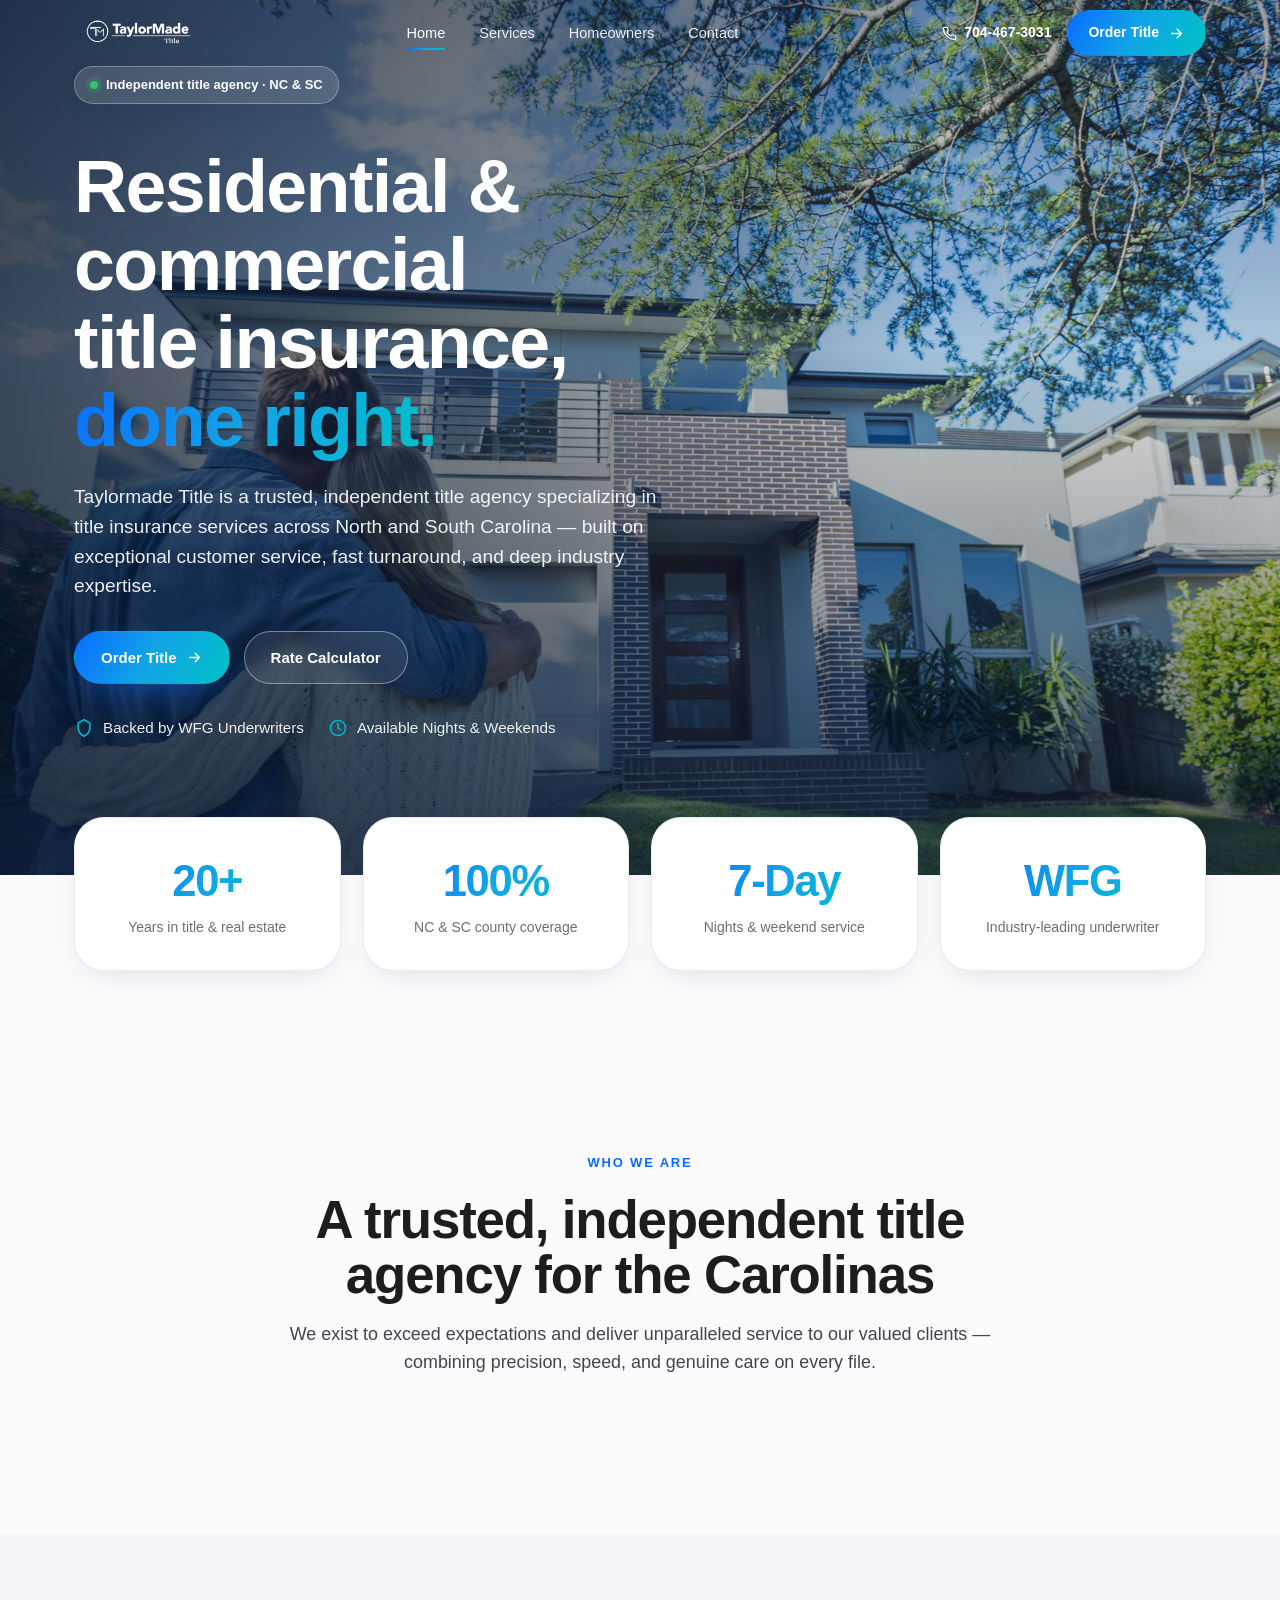
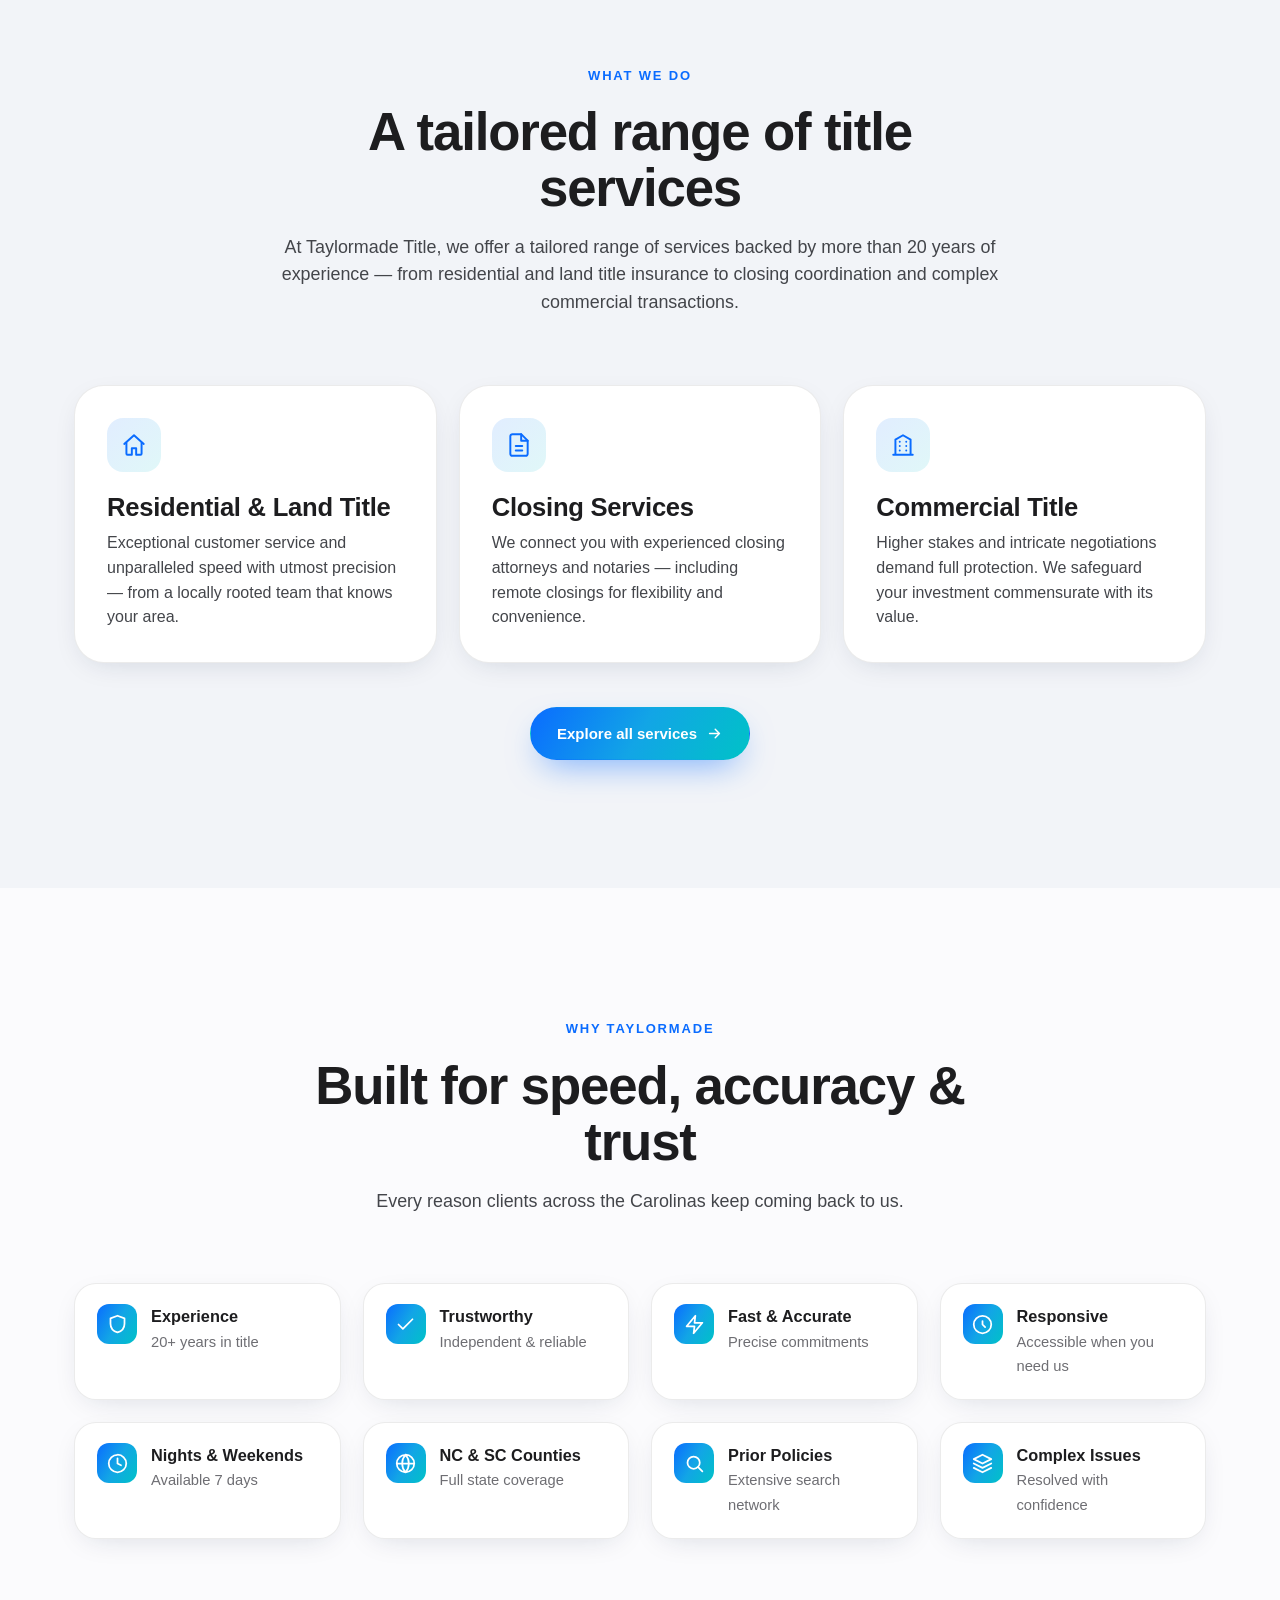
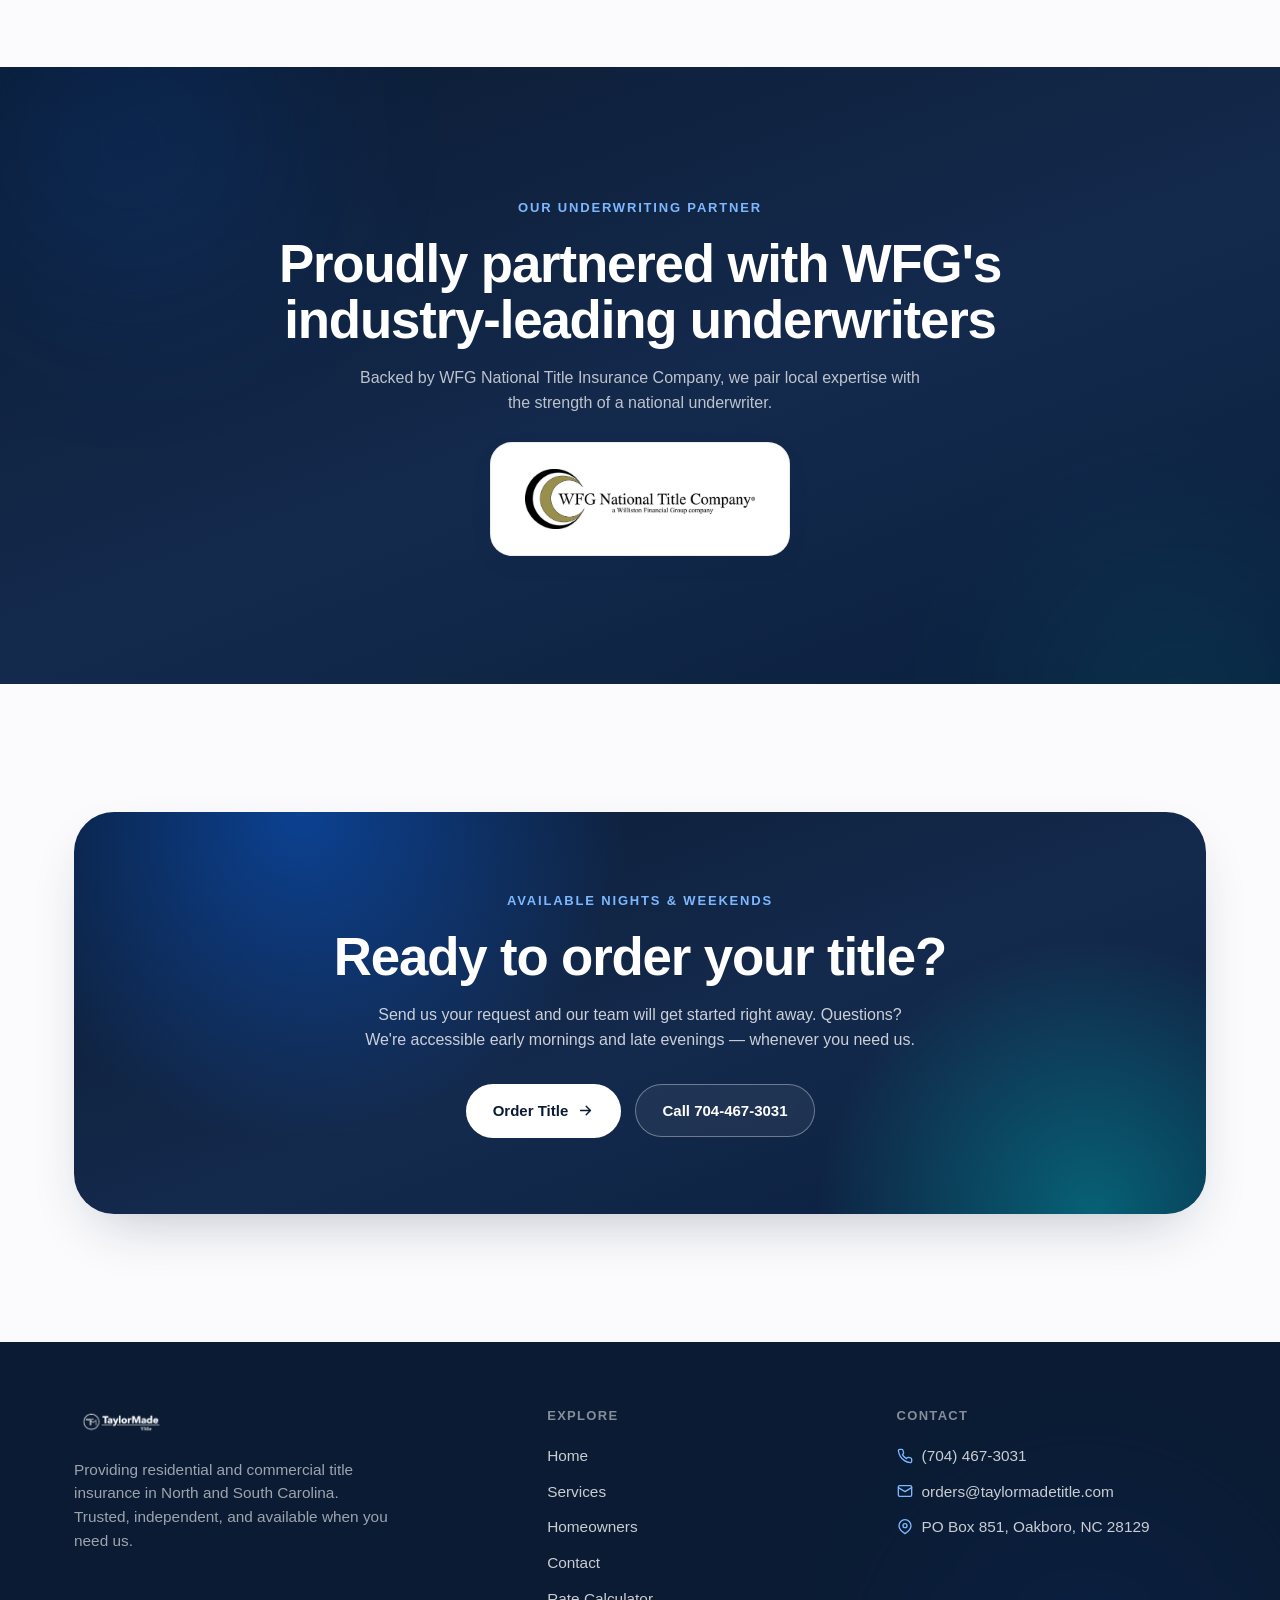
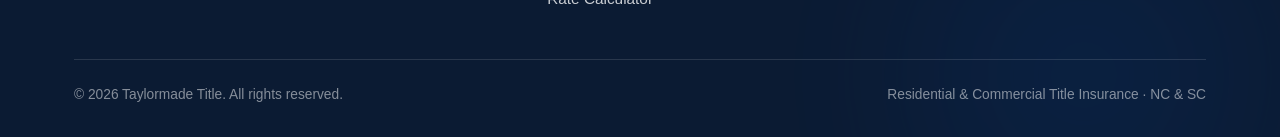
<file: index.html>
<!DOCTYPE html>
<html lang="en">
<head>
<meta charset="UTF-8" />
<meta name="viewport" content="width=device-width, initial-scale=1.0" />
<title>Taylormade Title — Residential &amp; Commercial Title Insurance in NC &amp; SC</title>
<meta name="description" content="Taylormade Title is a trusted, independent title agency providing residential and commercial title insurance across North and South Carolina. Fast, accurate, and available nights and weekends." />
<link rel="preconnect" href="https://rates.wfgnationaltitle.com" />
<link rel="icon" href="assets/img/logo.png" />
<link rel="stylesheet" href="assets/css/style.css" />
</head>
<body>

<!-- NAV -->
<header class="nav">
  <div class="nav__inner">
    <a href="index.html" class="nav__logo" aria-label="Taylormade Title home">
      <img class="logo-dark" src="assets/img/logo-trans.png" alt="Taylormade Title" />
      <img class="logo-light" src="assets/img/logo-white.png" alt="Taylormade Title" />
    </a>
    <nav class="nav__links">
      <a href="index.html" class="active">Home</a>
      <a href="services.html">Services</a>
      <a href="homeowners.html">Homeowners</a>
      <a href="contact.html">Contact</a>
    </nav>
    <div class="nav__cta">
      <a href="tel:7044673031" class="nav__phone">
        <svg viewBox="0 0 24 24" fill="none" stroke="currentColor" stroke-width="2" stroke-linecap="round" stroke-linejoin="round"><path d="M22 16.92v3a2 2 0 0 1-2.18 2 19.79 19.79 0 0 1-8.63-3.07 19.5 19.5 0 0 1-6-6 19.79 19.79 0 0 1-3.07-8.67A2 2 0 0 1 4.11 2h3a2 2 0 0 1 2 1.72 12.84 12.84 0 0 0 .7 2.81 2 2 0 0 1-.45 2.11L8.09 9.91a16 16 0 0 0 6 6l1.27-1.27a2 2 0 0 1 2.11-.45 12.84 12.84 0 0 0 2.81.7A2 2 0 0 1 22 16.92z"/></svg>
        704-467-3031
      </a>
      <a href="mailto:orders@taylormadetitle.com?subject=New Title Request Taylormade Title" class="btn btn--primary btn--sm">
        Order Title
        <svg viewBox="0 0 24 24" fill="none" stroke="currentColor" stroke-width="2" stroke-linecap="round" stroke-linejoin="round"><path d="M5 12h14M13 6l6 6-6 6"/></svg>
      </a>
      <button class="nav__burger" aria-label="Menu"><span></span><span></span><span></span></button>
    </div>
  </div>
</header>

<div class="mobile-menu">
  <a href="index.html">Home</a>
  <a href="services.html">Services</a>
  <a href="homeowners.html">Homeowners</a>
  <a href="contact.html">Contact</a>
  <a href="tel:7044673031">Call 704-467-3031</a>
  <a href="mailto:orders@taylormadetitle.com?subject=New Title Request Taylormade Title" class="btn btn--primary">Order Title</a>
</div>

<!-- HERO -->
<section class="hero hero--home" id="top">
  <div class="hero__bg"><img src="assets/img/hero-house.jpg" alt="Couple standing in front of their new home" fetchpriority="high" /></div>
  <div class="wrap">
    <div class="hero__content" data-reveal>
      <span class="hero__badge"><span class="dot"></span>Independent title agency · NC &amp; SC</span>
      <h1>Residential &amp; commercial title insurance, <span class="text-grad">done right.</span></h1>
      <p class="hero__sub">Taylormade Title is a trusted, independent title agency specializing in title insurance services across North and South Carolina — built on exceptional customer service, fast turnaround, and deep industry expertise.</p>
      <div class="hero__actions">
        <a href="mailto:orders@taylormadetitle.com?subject=New Title Request Taylormade Title" class="btn btn--primary">
          Order Title
          <svg viewBox="0 0 24 24" fill="none" stroke="currentColor" stroke-width="2" stroke-linecap="round" stroke-linejoin="round"><path d="M5 12h14M13 6l6 6-6 6"/></svg>
        </a>
        <a href="https://rates.wfgnationaltitle.com/" target="_blank" rel="noopener" class="btn btn--ghost">Rate Calculator</a>
      </div>
      <div class="hero-badges">
        <span><svg viewBox="0 0 24 24" fill="none" stroke="currentColor" stroke-width="2" stroke-linecap="round" stroke-linejoin="round"><path d="M12 2l7 4v6c0 5-3.5 8-7 10-3.5-2-7-5-7-10V6l7-4z"/></svg> Backed by WFG Underwriters</span>
        <span><svg viewBox="0 0 24 24" fill="none" stroke="currentColor" stroke-width="2" stroke-linecap="round" stroke-linejoin="round"><circle cx="12" cy="12" r="9"/><path d="M12 7v5l3 2"/></svg> Available Nights &amp; Weekends</span>
      </div>
    </div>
  </div>
</section>

<!-- TRUST STATS -->
<section class="section section--tight stats-float">
  <div class="wrap">
    <div class="stats">
      <div class="stat-card" data-reveal><b class="text-grad">20+</b><span>Years in title &amp; real estate</span></div>
      <div class="stat-card d1" data-reveal><b class="text-grad">100%</b><span>NC &amp; SC county coverage</span></div>
      <div class="stat-card d2" data-reveal><b class="text-grad">7-Day</b><span>Nights &amp; weekend service</span></div>
      <div class="stat-card d3" data-reveal><b class="text-grad">WFG</b><span>Industry-leading underwriter</span></div>
    </div>
  </div>
</section>

<!-- INTRO / MISSION -->
<section class="section section--tight">
  <div class="wrap">
    <div class="section-head" data-reveal>
      <span class="eyebrow">Who we are</span>
      <h2>A trusted, independent title agency for the Carolinas</h2>
      <p>We exist to exceed expectations and deliver unparalleled service to our valued clients — combining precision, speed, and genuine care on every file.</p>
    </div>
  </div>
</section>

<!-- SERVICES PREVIEW -->
<section class="section" style="background:var(--bg-2);">
  <div class="wrap">
    <div class="section-head" data-reveal>
      <span class="eyebrow">What we do</span>
      <h2>A tailored range of title services</h2>
      <p>At Taylormade Title, we offer a tailored range of services backed by more than 20 years of experience — from residential and land title insurance to closing coordination and complex commercial transactions.</p>
    </div>
    <div class="grid grid-3">
      <a href="services.html" class="card" data-reveal>
        <div class="card__ico"><svg viewBox="0 0 24 24" fill="none" stroke="currentColor" stroke-width="1.8" stroke-linecap="round" stroke-linejoin="round"><path d="m3 11 9-8 9 8"/><path d="M5 10v10a1 1 0 0 0 1 1h4v-6h4v6h4a1 1 0 0 0 1-1V10"/></svg></div>
        <h3>Residential &amp; Land Title</h3>
        <p>Exceptional customer service and unparalleled speed with utmost precision — from a locally rooted team that knows your area.</p>
      </a>
      <a href="services.html" class="card d1" data-reveal>
        <div class="card__ico"><svg viewBox="0 0 24 24" fill="none" stroke="currentColor" stroke-width="1.8" stroke-linecap="round" stroke-linejoin="round"><path d="M14 2H6a2 2 0 0 0-2 2v16a2 2 0 0 0 2 2h12a2 2 0 0 0 2-2V8z"/><path d="M14 2v6h6M9 13h6M9 17h6"/></svg></div>
        <h3>Closing Services</h3>
        <p>We connect you with experienced closing attorneys and notaries — including remote closings for flexibility and convenience.</p>
      </a>
      <a href="services.html" class="card d2" data-reveal>
        <div class="card__ico"><svg viewBox="0 0 24 24" fill="none" stroke="currentColor" stroke-width="1.8" stroke-linecap="round" stroke-linejoin="round"><path d="M3 21h18M5 21V7l7-4 7 4v14M9 9h.01M15 9h.01M9 13h.01M15 13h.01M9 17h.01M15 17h.01"/></svg></div>
        <h3>Commercial Title</h3>
        <p>Higher stakes and intricate negotiations demand full protection. We safeguard your investment commensurate with its value.</p>
      </a>
    </div>
    <div style="text-align:center;margin-top:44px;" data-reveal>
      <a href="services.html" class="btn btn--primary">Explore all services
        <svg viewBox="0 0 24 24" fill="none" stroke="currentColor" stroke-width="2" stroke-linecap="round" stroke-linejoin="round"><path d="M5 12h14M13 6l6 6-6 6"/></svg>
      </a>
    </div>
  </div>
</section>

<!-- WHY CHOOSE -->
<section class="section">
  <div class="wrap">
    <div class="section-head" data-reveal>
      <span class="eyebrow">Why Taylormade</span>
      <h2>Built for speed, accuracy &amp; trust</h2>
      <p>Every reason clients across the Carolinas keep coming back to us.</p>
    </div>
    <div class="grid grid-4">
      <div class="feature" data-reveal>
        <div class="feature__ico"><svg viewBox="0 0 24 24" fill="none" stroke="currentColor" stroke-width="2" stroke-linecap="round" stroke-linejoin="round"><path d="M12 2 4 5v6c0 5 3.4 8.6 8 10 4.6-1.4 8-5 8-10V5l-8-3z"/></svg></div>
        <div><b>Experience</b><span>20+ years in title</span></div>
      </div>
      <div class="feature d1" data-reveal>
        <div class="feature__ico"><svg viewBox="0 0 24 24" fill="none" stroke="currentColor" stroke-width="2" stroke-linecap="round" stroke-linejoin="round"><path d="M20 6 9 17l-5-5"/></svg></div>
        <div><b>Trustworthy</b><span>Independent &amp; reliable</span></div>
      </div>
      <div class="feature d2" data-reveal>
        <div class="feature__ico"><svg viewBox="0 0 24 24" fill="none" stroke="currentColor" stroke-width="2" stroke-linecap="round" stroke-linejoin="round"><path d="M13 2 3 14h9l-1 8 10-12h-9l1-8z"/></svg></div>
        <div><b>Fast &amp; Accurate</b><span>Precise commitments</span></div>
      </div>
      <div class="feature d3" data-reveal>
        <div class="feature__ico"><svg viewBox="0 0 24 24" fill="none" stroke="currentColor" stroke-width="2" stroke-linecap="round" stroke-linejoin="round"><path d="M12 8v4l3 3M12 22a10 10 0 1 0 0-20 10 10 0 0 0 0 20z"/></svg></div>
        <div><b>Responsive</b><span>Accessible when you need us</span></div>
      </div>
      <div class="feature" data-reveal>
        <div class="feature__ico"><svg viewBox="0 0 24 24" fill="none" stroke="currentColor" stroke-width="2" stroke-linecap="round" stroke-linejoin="round"><path d="M12 2a10 10 0 1 0 0 20 10 10 0 0 0 0-20zM12 6v6l4 2"/></svg></div>
        <div><b>Nights &amp; Weekends</b><span>Available 7 days</span></div>
      </div>
      <div class="feature d1" data-reveal>
        <div class="feature__ico"><svg viewBox="0 0 24 24" fill="none" stroke="currentColor" stroke-width="2" stroke-linecap="round" stroke-linejoin="round"><path d="M12 2a10 10 0 1 0 0 20 10 10 0 0 0 0-20zM2 12h20M12 2a15 15 0 0 1 0 20 15 15 0 0 1 0-20z"/></svg></div>
        <div><b>NC &amp; SC Counties</b><span>Full state coverage</span></div>
      </div>
      <div class="feature d2" data-reveal>
        <div class="feature__ico"><svg viewBox="0 0 24 24" fill="none" stroke="currentColor" stroke-width="2" stroke-linecap="round" stroke-linejoin="round"><circle cx="11" cy="11" r="7"/><path d="m21 21-4.3-4.3"/></svg></div>
        <div><b>Prior Policies</b><span>Extensive search network</span></div>
      </div>
      <div class="feature d3" data-reveal>
        <div class="feature__ico"><svg viewBox="0 0 24 24" fill="none" stroke="currentColor" stroke-width="2" stroke-linecap="round" stroke-linejoin="round"><path d="M12 2 2 7l10 5 10-5-10-5zM2 17l10 5 10-5M2 12l10 5 10-5"/></svg></div>
        <div><b>Complex Issues</b><span>Resolved with confidence</span></div>
      </div>
    </div>
  </div>
</section>

<!-- WFG PARTNER -->
<section class="section band">
  <div class="blob blob--a" style="top:-30%;left:-10%;opacity:.3;"></div>
  <div class="blob blob--b" style="bottom:-40%;right:-10%;opacity:.3;"></div>
  <div class="wrap">
    <div class="partner" data-reveal>
      <span class="eyebrow eyebrow--light">Our underwriting partner</span>
      <h2>Proudly partnered with WFG's<br>industry-leading underwriters</h2>
      <p style="max-width:560px;margin:18px auto 0;">Backed by WFG National Title Insurance Company, we pair local expertise with the strength of a national underwriter.</p>
      <div class="partner__logo"><img src="assets/img/wfg.jpg" alt="WFG National Title Insurance Company" /></div>
    </div>
  </div>
</section>

<!-- CTA -->
<section class="section">
  <div class="wrap">
    <div class="cta-card" data-reveal>
      <span class="eyebrow eyebrow--light">Available nights &amp; weekends</span>
      <h2>Ready to order your title?</h2>
      <p>Send us your request and our team will get started right away. Questions? We're accessible early mornings and late evenings — whenever you need us.</p>
      <div class="cta-actions">
        <a href="mailto:orders@taylormadetitle.com?subject=New Title Request Taylormade Title" class="btn btn--light">
          Order Title
          <svg viewBox="0 0 24 24" fill="none" stroke="currentColor" stroke-width="2" stroke-linecap="round" stroke-linejoin="round"><path d="M5 12h14M13 6l6 6-6 6"/></svg>
        </a>
        <a href="tel:7044673031" class="btn btn--outline-light">Call 704-467-3031</a>
      </div>
    </div>
  </div>
</section>

<!-- FOOTER -->
<footer class="footer">
  <div class="blob blob--a" style="bottom:-50%;right:-5%;opacity:.18;"></div>
  <div class="wrap">
    <div class="footer__grid">
      <div>
        <div class="footer__logo"><img src="assets/img/logo-white.png" alt="Taylormade Title" /></div>
        <p>Providing residential and commercial title insurance in North and South Carolina. Trusted, independent, and available when you need us.</p>
      </div>
      <div>
        <h4>Explore</h4>
        <div class="footer__links">
          <a href="index.html">Home</a>
          <a href="services.html">Services</a>
          <a href="homeowners.html">Homeowners</a>
          <a href="contact.html">Contact</a>
          <a href="https://rates.wfgnationaltitle.com/" target="_blank" rel="noopener">Rate Calculator</a>
        </div>
      </div>
      <div>
        <h4>Contact</h4>
        <div class="footer__contact">
          <a href="tel:7044673031"><svg viewBox="0 0 24 24" fill="none" stroke="currentColor" stroke-width="2" stroke-linecap="round" stroke-linejoin="round"><path d="M22 16.92v3a2 2 0 0 1-2.18 2 19.79 19.79 0 0 1-8.63-3.07 19.5 19.5 0 0 1-6-6 19.79 19.79 0 0 1-3.07-8.67A2 2 0 0 1 4.11 2h3a2 2 0 0 1 2 1.72 12.84 12.84 0 0 0 .7 2.81 2 2 0 0 1-.45 2.11L8.09 9.91a16 16 0 0 0 6 6l1.27-1.27a2 2 0 0 1 2.11-.45 12.84 12.84 0 0 0 2.81.7A2 2 0 0 1 22 16.92z"/></svg>(704) 467-3031</a>
          <a href="mailto:orders@taylormadetitle.com"><svg viewBox="0 0 24 24" fill="none" stroke="currentColor" stroke-width="2" stroke-linecap="round" stroke-linejoin="round"><rect x="2" y="4" width="20" height="16" rx="2"/><path d="m22 7-10 6L2 7"/></svg>orders@taylormadetitle.com</a>
          <span><svg viewBox="0 0 24 24" fill="none" stroke="currentColor" stroke-width="2" stroke-linecap="round" stroke-linejoin="round"><path d="M21 10c0 6-9 12-9 12s-9-6-9-12a9 9 0 0 1 18 0z"/><circle cx="12" cy="10" r="3"/></svg>PO Box 851, Oakboro, NC 28129</span>
        </div>
      </div>
    </div>
    <div class="footer__bottom">
      <span>© <span id="year">2026</span> Taylormade Title. All rights reserved.</span>
      <span>Residential &amp; Commercial Title Insurance · NC &amp; SC</span>
    </div>
  </div>
</footer>

<script src="assets/js/main.js"></script>
</body>
</html>
</file>
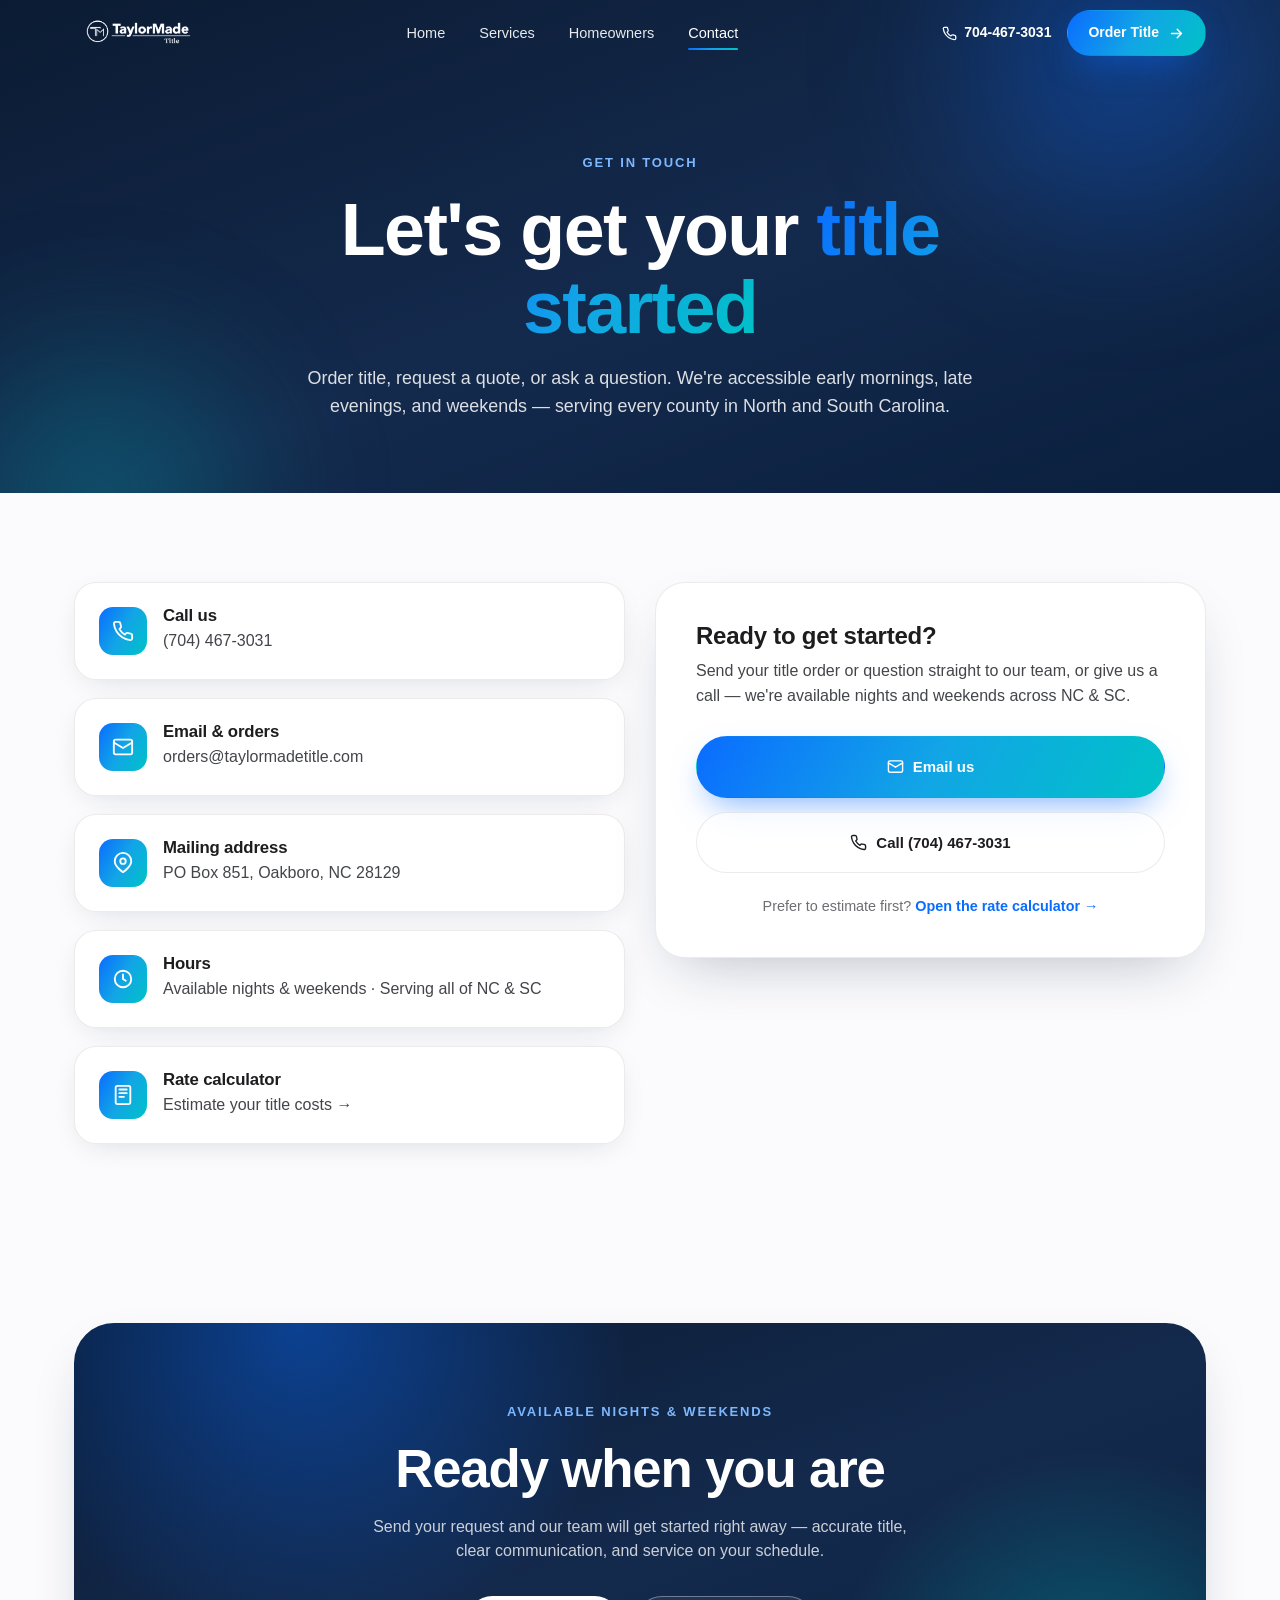
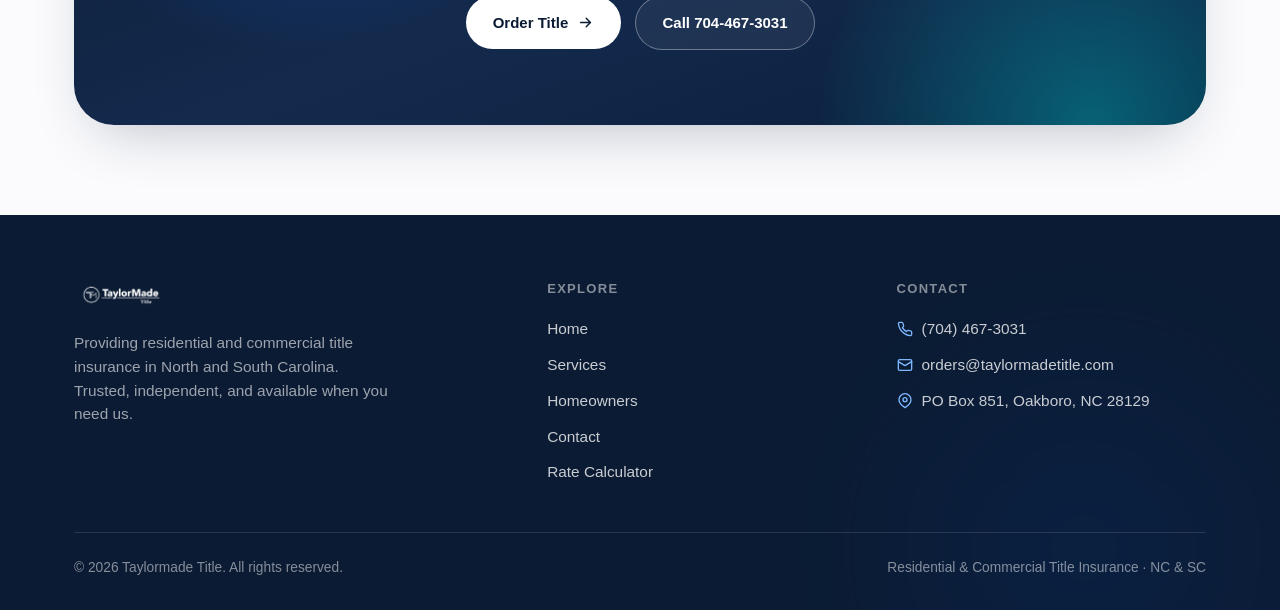
<file: contact.html>
<!DOCTYPE html>
<html lang="en">
<head>
<meta charset="UTF-8" />
<meta name="viewport" content="width=device-width, initial-scale=1.0" />
<title>Contact — Taylormade Title | Order Title in NC &amp; SC</title>
<meta name="description" content="Contact Taylormade Title to order title or ask a question. Available nights and weekends across North and South Carolina. Call (704) 467-3031 or email orders@taylormadetitle.com." />
<link rel="icon" href="assets/img/logo.png" />
<link rel="stylesheet" href="assets/css/style.css" />
</head>
<body>

<!-- NAV -->
<header class="nav">
  <div class="nav__inner">
    <a href="index.html" class="nav__logo" aria-label="Taylormade Title home">
      <img class="logo-dark" src="assets/img/logo-trans.png" alt="Taylormade Title" />
      <img class="logo-light" src="assets/img/logo-white.png" alt="Taylormade Title" />
    </a>
    <nav class="nav__links">
      <a href="index.html">Home</a>
      <a href="services.html">Services</a>
      <a href="homeowners.html">Homeowners</a>
      <a href="contact.html" class="active">Contact</a>
    </nav>
    <div class="nav__cta">
      <a href="tel:7044673031" class="nav__phone">
        <svg viewBox="0 0 24 24" fill="none" stroke="currentColor" stroke-width="2" stroke-linecap="round" stroke-linejoin="round"><path d="M22 16.92v3a2 2 0 0 1-2.18 2 19.79 19.79 0 0 1-8.63-3.07 19.5 19.5 0 0 1-6-6 19.79 19.79 0 0 1-3.07-8.67A2 2 0 0 1 4.11 2h3a2 2 0 0 1 2 1.72 12.84 12.84 0 0 0 .7 2.81 2 2 0 0 1-.45 2.11L8.09 9.91a16 16 0 0 0 6 6l1.27-1.27a2 2 0 0 1 2.11-.45 12.84 12.84 0 0 0 2.81.7A2 2 0 0 1 22 16.92z"/></svg>
        704-467-3031
      </a>
      <a href="mailto:orders@taylormadetitle.com?subject=New Title Request Taylormade Title" class="btn btn--primary btn--sm">
        Order Title
        <svg viewBox="0 0 24 24" fill="none" stroke="currentColor" stroke-width="2" stroke-linecap="round" stroke-linejoin="round"><path d="M5 12h14M13 6l6 6-6 6"/></svg>
      </a>
      <button class="nav__burger" aria-label="Menu"><span></span><span></span><span></span></button>
    </div>
  </div>
</header>

<div class="mobile-menu">
  <a href="index.html">Home</a>
  <a href="services.html">Services</a>
  <a href="homeowners.html">Homeowners</a>
  <a href="contact.html">Contact</a>
  <a href="tel:7044673031">Call 704-467-3031</a>
  <a href="mailto:orders@taylormadetitle.com?subject=New Title Request Taylormade Title" class="btn btn--primary">Order Title</a>
</div>

<!-- PAGE HERO -->
<section class="subhero">
  <div class="wrap">
    <div class="section-head" data-reveal>
      <span class="eyebrow">Get in touch</span>
      <h1>Let's get your <span class="text-grad">title started</span></h1>
      <p>Order title, request a quote, or ask a question. We're accessible early mornings, late evenings, and weekends — serving every county in North and South Carolina.</p>
    </div>
  </div>
</section>

<!-- CONTACT -->
<section class="section section--tight">
  <div class="wrap">
    <div class="contact-grid">

      <!-- Left: contact cards -->
      <div class="contact-cards">
        <div class="contact-card" data-reveal>
          <div class="ci"><svg viewBox="0 0 24 24" fill="none" stroke="currentColor" stroke-width="2" stroke-linecap="round" stroke-linejoin="round"><path d="M22 16.92v3a2 2 0 0 1-2.18 2 19.79 19.79 0 0 1-8.63-3.07 19.5 19.5 0 0 1-6-6 19.79 19.79 0 0 1-3.07-8.67A2 2 0 0 1 4.11 2h3a2 2 0 0 1 2 1.72 12.84 12.84 0 0 0 .7 2.81 2 2 0 0 1-.45 2.11L8.09 9.91a16 16 0 0 0 6 6l1.27-1.27a2 2 0 0 1 2.11-.45 12.84 12.84 0 0 0 2.81.7A2 2 0 0 1 22 16.92z"/></svg></div>
          <div><h3>Call us</h3><a href="tel:7044673031">(704) 467-3031</a></div>
        </div>
        <div class="contact-card d1" data-reveal>
          <div class="ci"><svg viewBox="0 0 24 24" fill="none" stroke="currentColor" stroke-width="2" stroke-linecap="round" stroke-linejoin="round"><rect x="2" y="4" width="20" height="16" rx="2"/><path d="m22 7-10 6L2 7"/></svg></div>
          <div><h3>Email &amp; orders</h3><a href="mailto:orders@taylormadetitle.com">orders@taylormadetitle.com</a></div>
        </div>
        <div class="contact-card d2" data-reveal>
          <div class="ci"><svg viewBox="0 0 24 24" fill="none" stroke="currentColor" stroke-width="2" stroke-linecap="round" stroke-linejoin="round"><path d="M21 10c0 6-9 12-9 12s-9-6-9-12a9 9 0 0 1 18 0z"/><circle cx="12" cy="10" r="3"/></svg></div>
          <div><h3>Mailing address</h3><p>PO Box 851, Oakboro, NC 28129</p></div>
        </div>
        <div class="contact-card d3" data-reveal>
          <div class="ci"><svg viewBox="0 0 24 24" fill="none" stroke="currentColor" stroke-width="2" stroke-linecap="round" stroke-linejoin="round"><circle cx="12" cy="12" r="9"/><path d="M12 7v5l3 2"/></svg></div>
          <div><h3>Hours</h3><p>Available nights &amp; weekends · Serving all of NC &amp; SC</p></div>
        </div>
        <div class="contact-card" data-reveal>
          <div class="ci"><svg viewBox="0 0 24 24" fill="none" stroke="currentColor" stroke-width="2" stroke-linecap="round" stroke-linejoin="round"><rect x="4" y="2" width="16" height="20" rx="2"/><path d="M8 6h8M8 10h8M8 14h5"/></svg></div>
          <div><h3>Rate calculator</h3><a href="https://rates.wfgnationaltitle.com/" target="_blank" rel="noopener">Estimate your title costs →</a></div>
        </div>
      </div>

      <!-- Right: quick actions -->
      <div class="form-card" data-reveal>
        <h3 style="font-size:1.5rem;margin-bottom:10px;">Ready to get started?</h3>
        <p style="margin-bottom:28px;">Send your title order or question straight to our team, or give us a call — we're available nights and weekends across NC &amp; SC.</p>
        <div style="display:grid;gap:14px;">
          <a href="mailto:orders@taylormadetitle.com?subject=New Title Request Taylormade Title" class="btn btn--primary" style="width:100%;justify-content:center;padding:18px 26px;">
            <svg viewBox="0 0 24 24" fill="none" stroke="currentColor" stroke-width="2" stroke-linecap="round" stroke-linejoin="round"><rect x="2" y="4" width="20" height="16" rx="2"/><path d="m22 7-10 6L2 7"/></svg>
            Email us
          </a>
          <a href="tel:7044673031" class="btn btn--ghost" style="width:100%;justify-content:center;padding:18px 26px;">
            <svg viewBox="0 0 24 24" fill="none" stroke="currentColor" stroke-width="2" stroke-linecap="round" stroke-linejoin="round"><path d="M22 16.92v3a2 2 0 0 1-2.18 2 19.79 19.79 0 0 1-8.63-3.07 19.5 19.5 0 0 1-6-6 19.79 19.79 0 0 1-3.07-8.67A2 2 0 0 1 4.11 2h3a2 2 0 0 1 2 1.72 12.84 12.84 0 0 0 .7 2.81 2 2 0 0 1-.45 2.11L8.09 9.91a16 16 0 0 0 6 6l1.27-1.27a2 2 0 0 1 2.11-.45 12.84 12.84 0 0 0 2.81.7A2 2 0 0 1 22 16.92z"/></svg>
            Call (704) 467-3031
          </a>
        </div>
        <p style="font-size:.9rem;color:var(--muted);margin-top:22px;text-align:center;">Prefer to estimate first? <a href="https://rates.wfgnationaltitle.com/" target="_blank" rel="noopener" style="color:var(--brand);font-weight:600;">Open the rate calculator →</a></p>
      </div>

    </div>
  </div>
</section>

<!-- CTA -->
<section class="section section--tight">
  <div class="wrap">
    <div class="cta-card" data-reveal>
      <span class="eyebrow eyebrow--light">Available nights &amp; weekends</span>
      <h2>Ready when you are</h2>
      <p>Send your request and our team will get started right away — accurate title, clear communication, and service on your schedule.</p>
      <div class="cta-actions">
        <a href="mailto:orders@taylormadetitle.com?subject=New Title Request Taylormade Title" class="btn btn--light">
          Order Title
          <svg viewBox="0 0 24 24" fill="none" stroke="currentColor" stroke-width="2" stroke-linecap="round" stroke-linejoin="round"><path d="M5 12h14M13 6l6 6-6 6"/></svg>
        </a>
        <a href="tel:7044673031" class="btn btn--outline-light">Call 704-467-3031</a>
      </div>
    </div>
  </div>
</section>

<!-- FOOTER -->
<footer class="footer">
  <div class="blob blob--a" style="bottom:-50%;right:-5%;opacity:.18;"></div>
  <div class="wrap">
    <div class="footer__grid">
      <div>
        <div class="footer__logo"><img src="assets/img/logo-white.png" alt="Taylormade Title" /></div>
        <p>Providing residential and commercial title insurance in North and South Carolina. Trusted, independent, and available when you need us.</p>
      </div>
      <div>
        <h4>Explore</h4>
        <div class="footer__links">
          <a href="index.html">Home</a>
          <a href="services.html">Services</a>
          <a href="homeowners.html">Homeowners</a>
          <a href="contact.html">Contact</a>
          <a href="https://rates.wfgnationaltitle.com/" target="_blank" rel="noopener">Rate Calculator</a>
        </div>
      </div>
      <div>
        <h4>Contact</h4>
        <div class="footer__contact">
          <a href="tel:7044673031"><svg viewBox="0 0 24 24" fill="none" stroke="currentColor" stroke-width="2" stroke-linecap="round" stroke-linejoin="round"><path d="M22 16.92v3a2 2 0 0 1-2.18 2 19.79 19.79 0 0 1-8.63-3.07 19.5 19.5 0 0 1-6-6 19.79 19.79 0 0 1-3.07-8.67A2 2 0 0 1 4.11 2h3a2 2 0 0 1 2 1.72 12.84 12.84 0 0 0 .7 2.81 2 2 0 0 1-.45 2.11L8.09 9.91a16 16 0 0 0 6 6l1.27-1.27a2 2 0 0 1 2.11-.45 12.84 12.84 0 0 0 2.81.7A2 2 0 0 1 22 16.92z"/></svg>(704) 467-3031</a>
          <a href="mailto:orders@taylormadetitle.com"><svg viewBox="0 0 24 24" fill="none" stroke="currentColor" stroke-width="2" stroke-linecap="round" stroke-linejoin="round"><rect x="2" y="4" width="20" height="16" rx="2"/><path d="m22 7-10 6L2 7"/></svg>orders@taylormadetitle.com</a>
          <span><svg viewBox="0 0 24 24" fill="none" stroke="currentColor" stroke-width="2" stroke-linecap="round" stroke-linejoin="round"><path d="M21 10c0 6-9 12-9 12s-9-6-9-12a9 9 0 0 1 18 0z"/><circle cx="12" cy="10" r="3"/></svg>PO Box 851, Oakboro, NC 28129</span>
        </div>
      </div>
    </div>
    <div class="footer__bottom">
      <span>© <span id="year">2026</span> Taylormade Title. All rights reserved.</span>
      <span>Residential &amp; Commercial Title Insurance · NC &amp; SC</span>
    </div>
  </div>
</footer>

<script src="assets/js/main.js"></script>
</body>
</html>
</file>
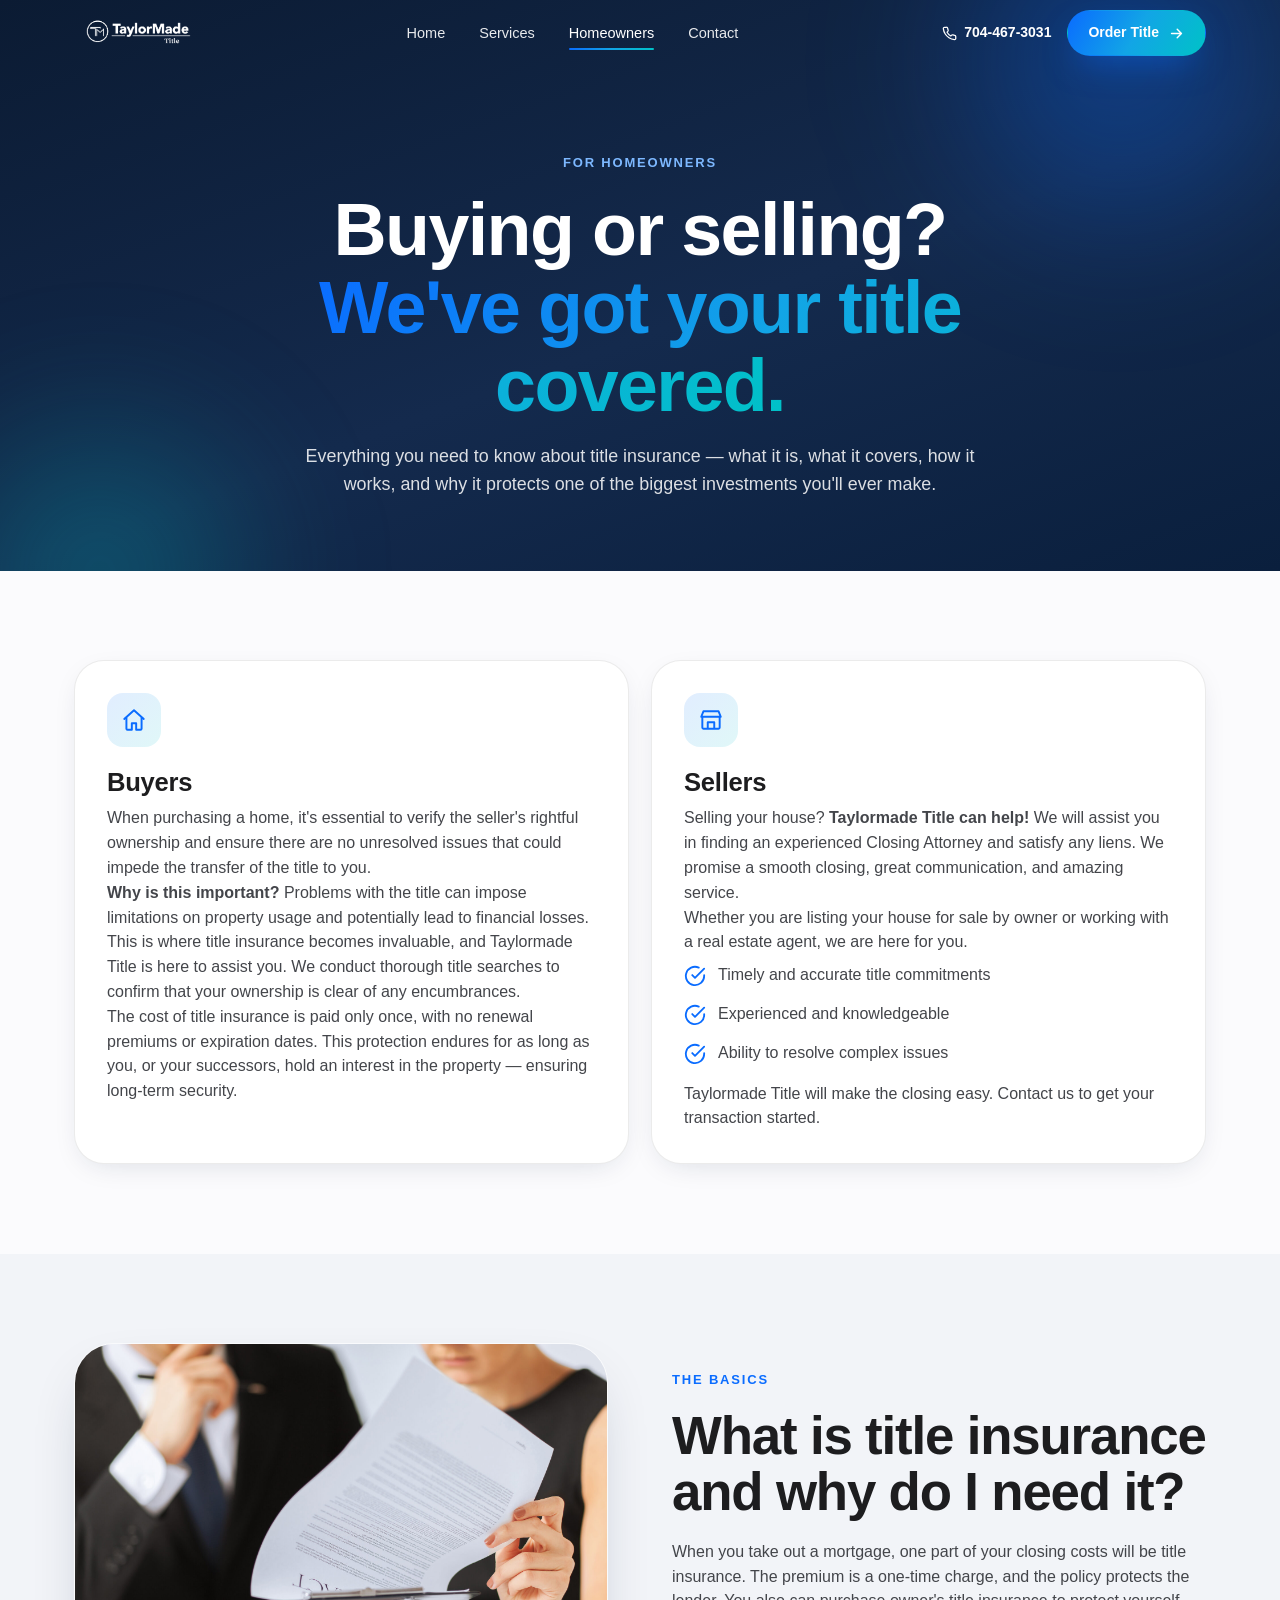
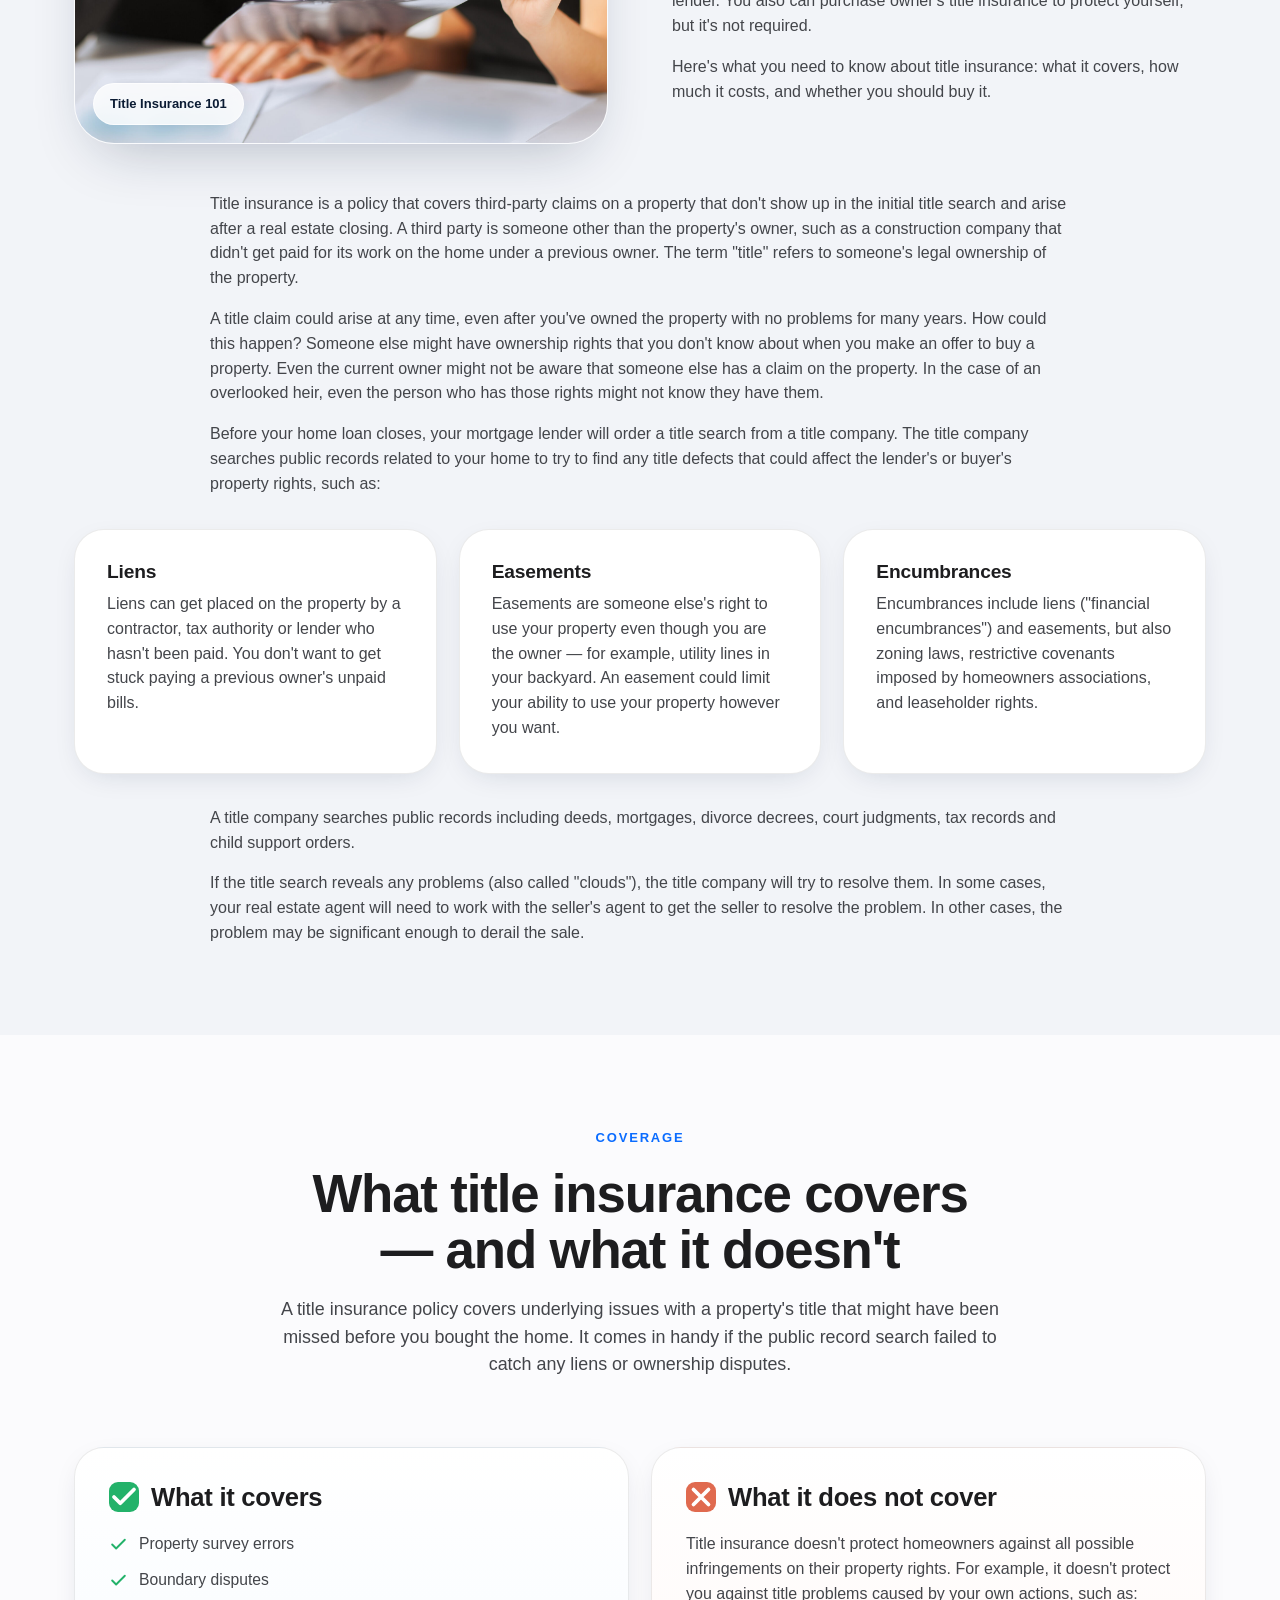
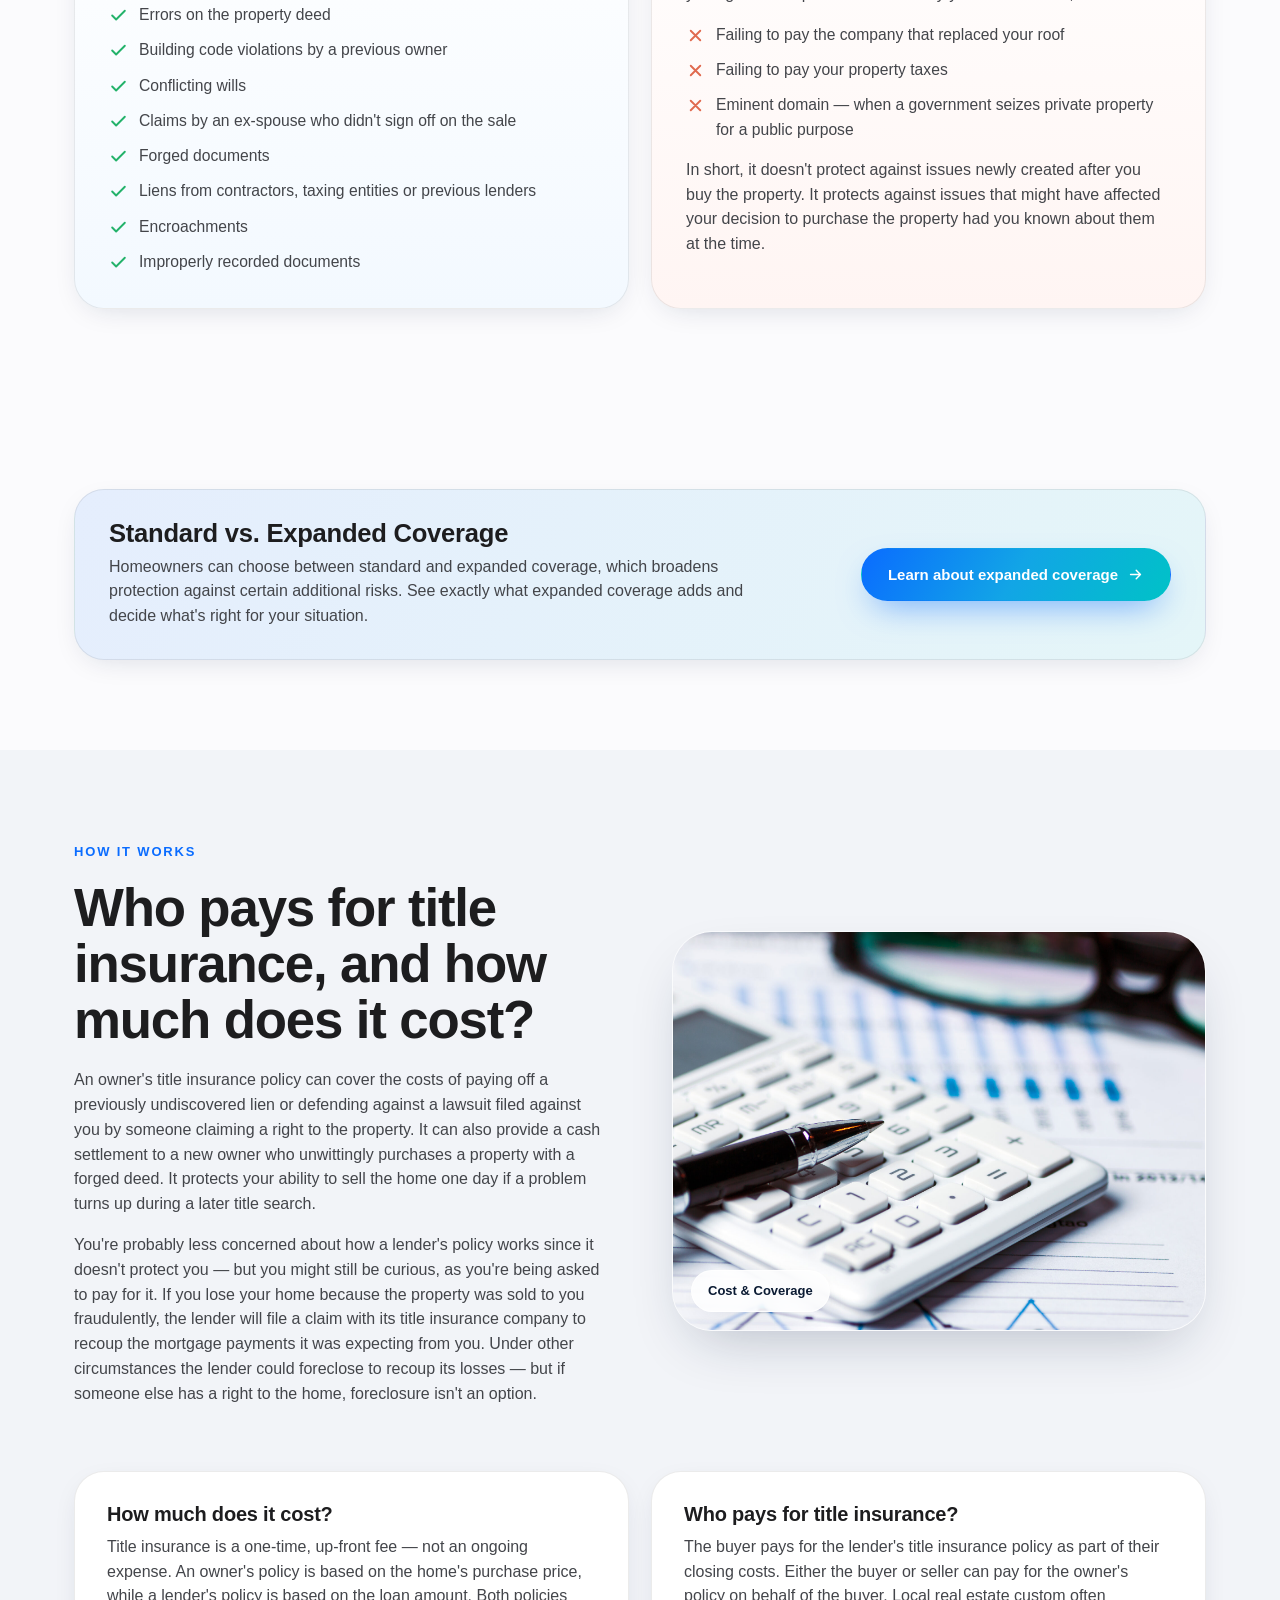
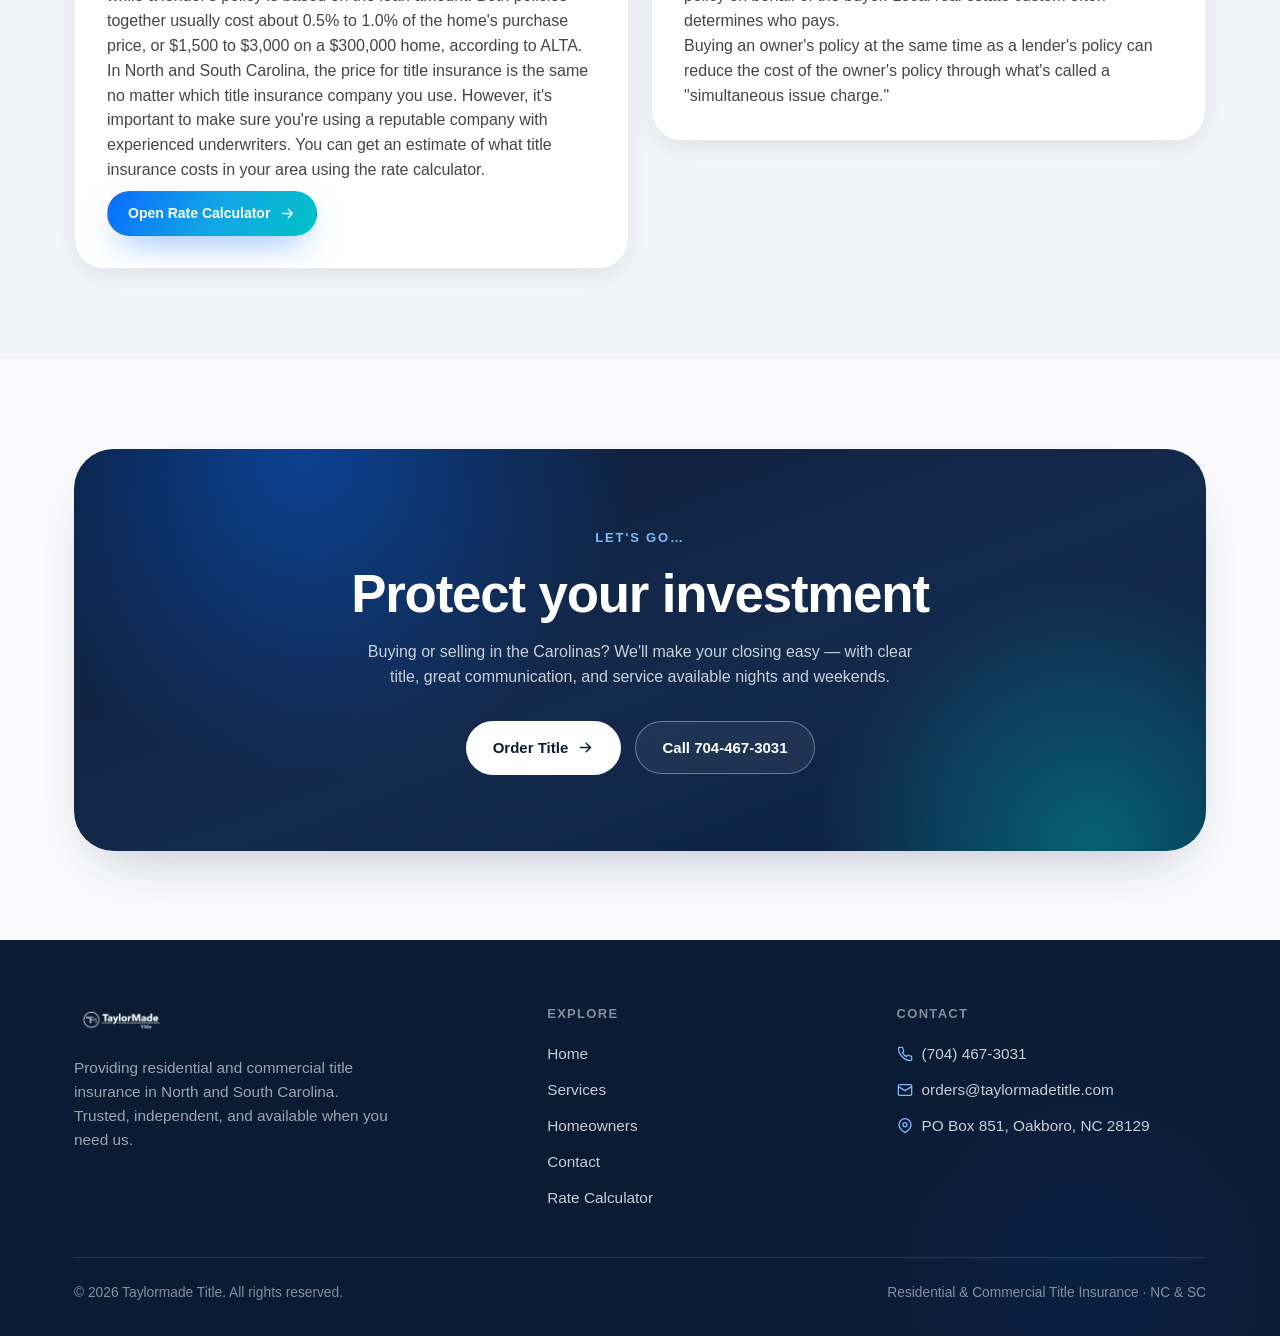
<file: homeowners.html>
<!DOCTYPE html>
<html lang="en">
<head>
<meta charset="UTF-8" />
<meta name="viewport" content="width=device-width, initial-scale=1.0" />
<title>Homeowners — Taylormade Title | Buyers, Sellers &amp; Title Insurance Explained</title>
<meta name="description" content="For buyers and sellers: what title insurance is, what it covers and doesn't, how it works, who pays, and how much it costs — explained by Taylormade Title." />
<link rel="icon" href="assets/img/logo.png" />
<link rel="stylesheet" href="assets/css/style.css" />
</head>
<body>

<!-- NAV -->
<header class="nav">
  <div class="nav__inner">
    <a href="index.html" class="nav__logo" aria-label="Taylormade Title home">
      <img class="logo-dark" src="assets/img/logo-trans.png" alt="Taylormade Title" />
      <img class="logo-light" src="assets/img/logo-white.png" alt="Taylormade Title" />
    </a>
    <nav class="nav__links">
      <a href="index.html">Home</a>
      <a href="services.html">Services</a>
      <a href="homeowners.html" class="active">Homeowners</a>
      <a href="contact.html">Contact</a>
    </nav>
    <div class="nav__cta">
      <a href="tel:7044673031" class="nav__phone">
        <svg viewBox="0 0 24 24" fill="none" stroke="currentColor" stroke-width="2" stroke-linecap="round" stroke-linejoin="round"><path d="M22 16.92v3a2 2 0 0 1-2.18 2 19.79 19.79 0 0 1-8.63-3.07 19.5 19.5 0 0 1-6-6 19.79 19.79 0 0 1-3.07-8.67A2 2 0 0 1 4.11 2h3a2 2 0 0 1 2 1.72 12.84 12.84 0 0 0 .7 2.81 2 2 0 0 1-.45 2.11L8.09 9.91a16 16 0 0 0 6 6l1.27-1.27a2 2 0 0 1 2.11-.45 12.84 12.84 0 0 0 2.81.7A2 2 0 0 1 22 16.92z"/></svg>
        704-467-3031
      </a>
      <a href="mailto:orders@taylormadetitle.com?subject=New Title Request Taylormade Title" class="btn btn--primary btn--sm">
        Order Title
        <svg viewBox="0 0 24 24" fill="none" stroke="currentColor" stroke-width="2" stroke-linecap="round" stroke-linejoin="round"><path d="M5 12h14M13 6l6 6-6 6"/></svg>
      </a>
      <button class="nav__burger" aria-label="Menu"><span></span><span></span><span></span></button>
    </div>
  </div>
</header>

<div class="mobile-menu">
  <a href="index.html">Home</a>
  <a href="services.html">Services</a>
  <a href="homeowners.html">Homeowners</a>
  <a href="contact.html">Contact</a>
  <a href="tel:7044673031">Call 704-467-3031</a>
  <a href="mailto:orders@taylormadetitle.com?subject=New Title Request Taylormade Title" class="btn btn--primary">Order Title</a>
</div>

<!-- PAGE HERO -->
<section class="subhero">
  <div class="wrap">
    <div class="section-head" data-reveal>
      <span class="eyebrow">For homeowners</span>
      <h1>Buying or selling? <span class="text-grad">We've got your title covered.</span></h1>
      <p>Everything you need to know about title insurance — what it is, what it covers, how it works, and why it protects one of the biggest investments you'll ever make.</p>
    </div>
  </div>
</section>

<!-- BUYERS & SELLERS -->
<section class="section section--tight">
  <div class="wrap">
    <div class="grid grid-2">
      <div class="card" data-reveal>
        <div class="card__ico"><svg viewBox="0 0 24 24" fill="none" stroke="currentColor" stroke-width="1.8" stroke-linecap="round" stroke-linejoin="round"><path d="m3 11 9-8 9 8"/><path d="M5 10v10a1 1 0 0 0 1 1h4v-6h4v6h4a1 1 0 0 0 1-1V10"/></svg></div>
        <h3>Buyers</h3>
        <p>When purchasing a home, it's essential to verify the seller's rightful ownership and ensure there are no unresolved issues that could impede the transfer of the title to you.</p>
        <p><strong>Why is this important?</strong> Problems with the title can impose limitations on property usage and potentially lead to financial losses. This is where title insurance becomes invaluable, and Taylormade Title is here to assist you. We conduct thorough title searches to confirm that your ownership is clear of any encumbrances.</p>
        <p>The cost of title insurance is paid only once, with no renewal premiums or expiration dates. This protection endures for as long as you, or your successors, hold an interest in the property — ensuring long-term security.</p>
      </div>
      <div class="card d1" data-reveal>
        <div class="card__ico"><svg viewBox="0 0 24 24" fill="none" stroke="currentColor" stroke-width="1.8" stroke-linecap="round" stroke-linejoin="round"><path d="M3 9h18M3 9l2-5h14l2 5M4 9v10a1 1 0 0 0 1 1h14a1 1 0 0 0 1-1V9M9 20v-6h6v6"/></svg></div>
        <h3>Sellers</h3>
        <p>Selling your house? <strong>Taylormade Title can help!</strong> We will assist you in finding an experienced Closing Attorney and satisfy any liens. We promise a smooth closing, great communication, and amazing service.</p>
        <p>Whether you are listing your house for sale by owner or working with a real estate agent, we are here for you.</p>
        <ul class="checklist checklist--tight">
          <li><svg viewBox="0 0 24 24" fill="none" stroke="currentColor" stroke-width="2" stroke-linecap="round" stroke-linejoin="round"><path d="M22 11.08V12a10 10 0 1 1-5.93-9.14"/><path d="M22 4 12 14.01l-3-3"/></svg>Timely and accurate title commitments</li>
          <li><svg viewBox="0 0 24 24" fill="none" stroke="currentColor" stroke-width="2" stroke-linecap="round" stroke-linejoin="round"><path d="M22 11.08V12a10 10 0 1 1-5.93-9.14"/><path d="M22 4 12 14.01l-3-3"/></svg>Experienced and knowledgeable</li>
          <li><svg viewBox="0 0 24 24" fill="none" stroke="currentColor" stroke-width="2" stroke-linecap="round" stroke-linejoin="round"><path d="M22 11.08V12a10 10 0 1 1-5.93-9.14"/><path d="M22 4 12 14.01l-3-3"/></svg>Ability to resolve complex issues</li>
        </ul>
        <p style="margin-top:16px;">Taylormade Title will make the closing easy. Contact us to get your transaction started.</p>
      </div>
    </div>
  </div>
</section>

<!-- WHAT IS TITLE INSURANCE -->
<section class="section section--tight" style="background:var(--bg-2);">
  <div class="wrap">
    <div class="split">
      <div class="split__media" data-reveal>
        <img src="assets/img/contract-review.jpg" alt="Reviewing a title insurance contract" />
        <span class="badge-pill">Title Insurance 101</span>
      </div>
      <div class="split__body d1" data-reveal>
        <span class="eyebrow">The basics</span>
        <h2>What is title insurance and why do I need it?</h2>
        <p>When you take out a mortgage, one part of your closing costs will be title insurance. The premium is a one-time charge, and the policy protects the lender. You also can purchase owner's title insurance to protect yourself, but it's not required.</p>
        <p>Here's what you need to know about title insurance: what it covers, how much it costs, and whether you should buy it.</p>
      </div>
    </div>

    <div style="max-width:860px;margin:48px auto 0;" data-reveal>
      <p style="margin-bottom:16px;">Title insurance is a policy that covers third-party claims on a property that don't show up in the initial title search and arise after a real estate closing. A third party is someone other than the property's owner, such as a construction company that didn't get paid for its work on the home under a previous owner. The term "title" refers to someone's legal ownership of the property.</p>
      <p style="margin-bottom:16px;">A title claim could arise at any time, even after you've owned the property with no problems for many years. How could this happen? Someone else might have ownership rights that you don't know about when you make an offer to buy a property. Even the current owner might not be aware that someone else has a claim on the property. In the case of an overlooked heir, even the person who has those rights might not know they have them.</p>
      <p>Before your home loan closes, your mortgage lender will order a title search from a title company. The title company searches public records related to your home to try to find any title defects that could affect the lender's or buyer's property rights, such as:</p>
    </div>

    <div class="grid grid-3" style="margin-top:32px;">
      <div class="card" data-reveal>
        <h3 style="font-size:1.2rem;">Liens</h3>
        <p>Liens can get placed on the property by a contractor, tax authority or lender who hasn't been paid. You don't want to get stuck paying a previous owner's unpaid bills.</p>
      </div>
      <div class="card d1" data-reveal>
        <h3 style="font-size:1.2rem;">Easements</h3>
        <p>Easements are someone else's right to use your property even though you are the owner — for example, utility lines in your backyard. An easement could limit your ability to use your property however you want.</p>
      </div>
      <div class="card d2" data-reveal>
        <h3 style="font-size:1.2rem;">Encumbrances</h3>
        <p>Encumbrances include liens ("financial encumbrances") and easements, but also zoning laws, restrictive covenants imposed by homeowners associations, and leaseholder rights.</p>
      </div>
    </div>

    <div style="max-width:860px;margin:32px auto 0;" data-reveal>
      <p style="margin-bottom:16px;">A title company searches public records including deeds, mortgages, divorce decrees, court judgments, tax records and child support orders.</p>
      <p>If the title search reveals any problems (also called "clouds"), the title company will try to resolve them. In some cases, your real estate agent will need to work with the seller's agent to get the seller to resolve the problem. In other cases, the problem may be significant enough to derail the sale.</p>
    </div>
  </div>
</section>

<!-- COVERAGE: WHAT IT COVERS / DOESN'T -->
<section class="section section--tight">
  <div class="wrap">
    <div class="section-head" data-reveal>
      <span class="eyebrow">Coverage</span>
      <h2>What title insurance covers — and what it doesn't</h2>
      <p>A title insurance policy covers underlying issues with a property's title that might have been missed before you bought the home. It comes in handy if the public record search failed to catch any liens or ownership disputes.</p>
    </div>
    <div class="cover-2">
      <div class="cover-card cover-card--yes" data-reveal>
        <h3><span class="tag"><svg viewBox="0 0 24 24" fill="none" stroke="currentColor" stroke-width="3" stroke-linecap="round" stroke-linejoin="round"><path d="M20 6 9 17l-5-5"/></svg></span>What it covers</h3>
        <ul class="cover-list">
          <li><svg viewBox="0 0 24 24" fill="none" stroke="currentColor" stroke-width="2.4" stroke-linecap="round" stroke-linejoin="round"><path d="M20 6 9 17l-5-5"/></svg>Property survey errors</li>
          <li><svg viewBox="0 0 24 24" fill="none" stroke="currentColor" stroke-width="2.4" stroke-linecap="round" stroke-linejoin="round"><path d="M20 6 9 17l-5-5"/></svg>Boundary disputes</li>
          <li><svg viewBox="0 0 24 24" fill="none" stroke="currentColor" stroke-width="2.4" stroke-linecap="round" stroke-linejoin="round"><path d="M20 6 9 17l-5-5"/></svg>Errors on the property deed</li>
          <li><svg viewBox="0 0 24 24" fill="none" stroke="currentColor" stroke-width="2.4" stroke-linecap="round" stroke-linejoin="round"><path d="M20 6 9 17l-5-5"/></svg>Building code violations by a previous owner</li>
          <li><svg viewBox="0 0 24 24" fill="none" stroke="currentColor" stroke-width="2.4" stroke-linecap="round" stroke-linejoin="round"><path d="M20 6 9 17l-5-5"/></svg>Conflicting wills</li>
          <li><svg viewBox="0 0 24 24" fill="none" stroke="currentColor" stroke-width="2.4" stroke-linecap="round" stroke-linejoin="round"><path d="M20 6 9 17l-5-5"/></svg>Claims by an ex-spouse who didn't sign off on the sale</li>
          <li><svg viewBox="0 0 24 24" fill="none" stroke="currentColor" stroke-width="2.4" stroke-linecap="round" stroke-linejoin="round"><path d="M20 6 9 17l-5-5"/></svg>Forged documents</li>
          <li><svg viewBox="0 0 24 24" fill="none" stroke="currentColor" stroke-width="2.4" stroke-linecap="round" stroke-linejoin="round"><path d="M20 6 9 17l-5-5"/></svg>Liens from contractors, taxing entities or previous lenders</li>
          <li><svg viewBox="0 0 24 24" fill="none" stroke="currentColor" stroke-width="2.4" stroke-linecap="round" stroke-linejoin="round"><path d="M20 6 9 17l-5-5"/></svg>Encroachments</li>
          <li><svg viewBox="0 0 24 24" fill="none" stroke="currentColor" stroke-width="2.4" stroke-linecap="round" stroke-linejoin="round"><path d="M20 6 9 17l-5-5"/></svg>Improperly recorded documents</li>
        </ul>
      </div>
      <div class="cover-card cover-card--no d1" data-reveal>
        <h3><span class="tag"><svg viewBox="0 0 24 24" fill="none" stroke="currentColor" stroke-width="3" stroke-linecap="round" stroke-linejoin="round"><path d="M18 6 6 18M6 6l12 12"/></svg></span>What it does not cover</h3>
        <p style="margin-bottom:16px;">Title insurance doesn't protect homeowners against all possible infringements on their property rights. For example, it doesn't protect you against title problems caused by your own actions, such as:</p>
        <ul class="cover-list">
          <li><svg viewBox="0 0 24 24" fill="none" stroke="currentColor" stroke-width="2.4" stroke-linecap="round" stroke-linejoin="round"><path d="M18 6 6 18M6 6l12 12"/></svg>Failing to pay the company that replaced your roof</li>
          <li><svg viewBox="0 0 24 24" fill="none" stroke="currentColor" stroke-width="2.4" stroke-linecap="round" stroke-linejoin="round"><path d="M18 6 6 18M6 6l12 12"/></svg>Failing to pay your property taxes</li>
          <li><svg viewBox="0 0 24 24" fill="none" stroke="currentColor" stroke-width="2.4" stroke-linecap="round" stroke-linejoin="round"><path d="M18 6 6 18M6 6l12 12"/></svg>Eminent domain — when a government seizes private property for a public purpose</li>
        </ul>
        <p style="margin-top:16px;">In short, it doesn't protect against issues newly created after you buy the property. It protects against issues that might have affected your decision to purchase the property had you known about them at the time.</p>
      </div>
    </div>
  </div>
</section>

<!-- EXPANDED COVERAGE -->
<section class="section section--tight">
  <div class="wrap">
    <div class="callout" data-reveal>
      <div class="callout__t">
        <h3>Standard vs. Expanded Coverage</h3>
        <p>Homeowners can choose between standard and expanded coverage, which broadens protection against certain additional risks. See exactly what expanded coverage adds and decide what's right for your situation.</p>
      </div>
      <a href="https://www.ctrtitle.com/homeowners" target="_blank" rel="noopener" class="btn btn--primary">Learn about expanded coverage
        <svg viewBox="0 0 24 24" fill="none" stroke="currentColor" stroke-width="2" stroke-linecap="round" stroke-linejoin="round"><path d="M5 12h14M13 6l6 6-6 6"/></svg>
      </a>
    </div>
  </div>
</section>

<!-- COST / WHO PAYS -->
<section class="section section--tight" style="background:var(--bg-2);">
  <div class="wrap">
    <div class="split split--rev">
      <div class="split__media" data-reveal>
        <img src="assets/img/cost.jpg" alt="Reviewing the cost of title insurance" />
        <span class="badge-pill">Cost &amp; Coverage</span>
      </div>
      <div class="split__body d1" data-reveal>
        <span class="eyebrow">How it works</span>
        <h2>Who pays for title insurance, and how much does it cost?</h2>
        <p>An owner's title insurance policy can cover the costs of paying off a previously undiscovered lien or defending against a lawsuit filed against you by someone claiming a right to the property. It can also provide a cash settlement to a new owner who unwittingly purchases a property with a forged deed. It protects your ability to sell the home one day if a problem turns up during a later title search.</p>
        <p>You're probably less concerned about how a lender's policy works since it doesn't protect you — but you might still be curious, as you're being asked to pay for it. If you lose your home because the property was sold to you fraudulently, the lender will file a claim with its title insurance company to recoup the mortgage payments it was expecting from you. Under other circumstances the lender could foreclose to recoup its losses — but if someone else has a right to the home, foreclosure isn't an option.</p>
      </div>
    </div>

    <div class="grid grid-2" style="margin-top:48px;align-items:start;">
      <div class="card" data-reveal>
        <h3 style="font-size:1.25rem;">How much does it cost?</h3>
        <p>Title insurance is a one-time, up-front fee — not an ongoing expense. An owner's policy is based on the home's purchase price, while a lender's policy is based on the loan amount. Both policies together usually cost about 0.5% to 1.0% of the home's purchase price, or $1,500 to $3,000 on a $300,000 home, according to ALTA.</p>
        <p>In North and South Carolina, the price for title insurance is the same no matter which title insurance company you use. However, it's important to make sure you're using a reputable company with experienced underwriters. You can get an estimate of what title insurance costs in your area using the rate calculator.</p>
        <a href="https://rates.wfgnationaltitle.com/" target="_blank" rel="noopener" class="btn btn--primary btn--sm" style="margin-top:8px;">Open Rate Calculator
          <svg viewBox="0 0 24 24" fill="none" stroke="currentColor" stroke-width="2" stroke-linecap="round" stroke-linejoin="round"><path d="M5 12h14M13 6l6 6-6 6"/></svg>
        </a>
      </div>
      <div class="card d1" data-reveal>
        <h3 style="font-size:1.25rem;">Who pays for title insurance?</h3>
        <p>The buyer pays for the lender's title insurance policy as part of their closing costs. Either the buyer or seller can pay for the owner's policy on behalf of the buyer. Local real estate custom often determines who pays.</p>
        <p>Buying an owner's policy at the same time as a lender's policy can reduce the cost of the owner's policy through what's called a "simultaneous issue charge."</p>
      </div>
    </div>
  </div>
</section>

<!-- CTA -->
<section class="section section--tight">
  <div class="wrap">
    <div class="cta-card" data-reveal>
      <span class="eyebrow eyebrow--light">Let's go…</span>
      <h2>Protect your investment</h2>
      <p>Buying or selling in the Carolinas? We'll make your closing easy — with clear title, great communication, and service available nights and weekends.</p>
      <div class="cta-actions">
        <a href="mailto:orders@taylormadetitle.com?subject=New Title Request Taylormade Title" class="btn btn--light">
          Order Title
          <svg viewBox="0 0 24 24" fill="none" stroke="currentColor" stroke-width="2" stroke-linecap="round" stroke-linejoin="round"><path d="M5 12h14M13 6l6 6-6 6"/></svg>
        </a>
        <a href="tel:7044673031" class="btn btn--outline-light">Call 704-467-3031</a>
      </div>
    </div>
  </div>
</section>

<!-- FOOTER -->
<footer class="footer">
  <div class="blob blob--a" style="bottom:-50%;right:-5%;opacity:.18;"></div>
  <div class="wrap">
    <div class="footer__grid">
      <div>
        <div class="footer__logo"><img src="assets/img/logo-white.png" alt="Taylormade Title" /></div>
        <p>Providing residential and commercial title insurance in North and South Carolina. Trusted, independent, and available when you need us.</p>
      </div>
      <div>
        <h4>Explore</h4>
        <div class="footer__links">
          <a href="index.html">Home</a>
          <a href="services.html">Services</a>
          <a href="homeowners.html">Homeowners</a>
          <a href="contact.html">Contact</a>
          <a href="https://rates.wfgnationaltitle.com/" target="_blank" rel="noopener">Rate Calculator</a>
        </div>
      </div>
      <div>
        <h4>Contact</h4>
        <div class="footer__contact">
          <a href="tel:7044673031"><svg viewBox="0 0 24 24" fill="none" stroke="currentColor" stroke-width="2" stroke-linecap="round" stroke-linejoin="round"><path d="M22 16.92v3a2 2 0 0 1-2.18 2 19.79 19.79 0 0 1-8.63-3.07 19.5 19.5 0 0 1-6-6 19.79 19.79 0 0 1-3.07-8.67A2 2 0 0 1 4.11 2h3a2 2 0 0 1 2 1.72 12.84 12.84 0 0 0 .7 2.81 2 2 0 0 1-.45 2.11L8.09 9.91a16 16 0 0 0 6 6l1.27-1.27a2 2 0 0 1 2.11-.45 12.84 12.84 0 0 0 2.81.7A2 2 0 0 1 22 16.92z"/></svg>(704) 467-3031</a>
          <a href="mailto:orders@taylormadetitle.com"><svg viewBox="0 0 24 24" fill="none" stroke="currentColor" stroke-width="2" stroke-linecap="round" stroke-linejoin="round"><rect x="2" y="4" width="20" height="16" rx="2"/><path d="m22 7-10 6L2 7"/></svg>orders@taylormadetitle.com</a>
          <span><svg viewBox="0 0 24 24" fill="none" stroke="currentColor" stroke-width="2" stroke-linecap="round" stroke-linejoin="round"><path d="M21 10c0 6-9 12-9 12s-9-6-9-12a9 9 0 0 1 18 0z"/><circle cx="12" cy="10" r="3"/></svg>PO Box 851, Oakboro, NC 28129</span>
        </div>
      </div>
    </div>
    <div class="footer__bottom">
      <span>© <span id="year">2026</span> Taylormade Title. All rights reserved.</span>
      <span>Residential &amp; Commercial Title Insurance · NC &amp; SC</span>
    </div>
  </div>
</footer>

<script src="assets/js/main.js"></script>
</body>
</html>
</file>
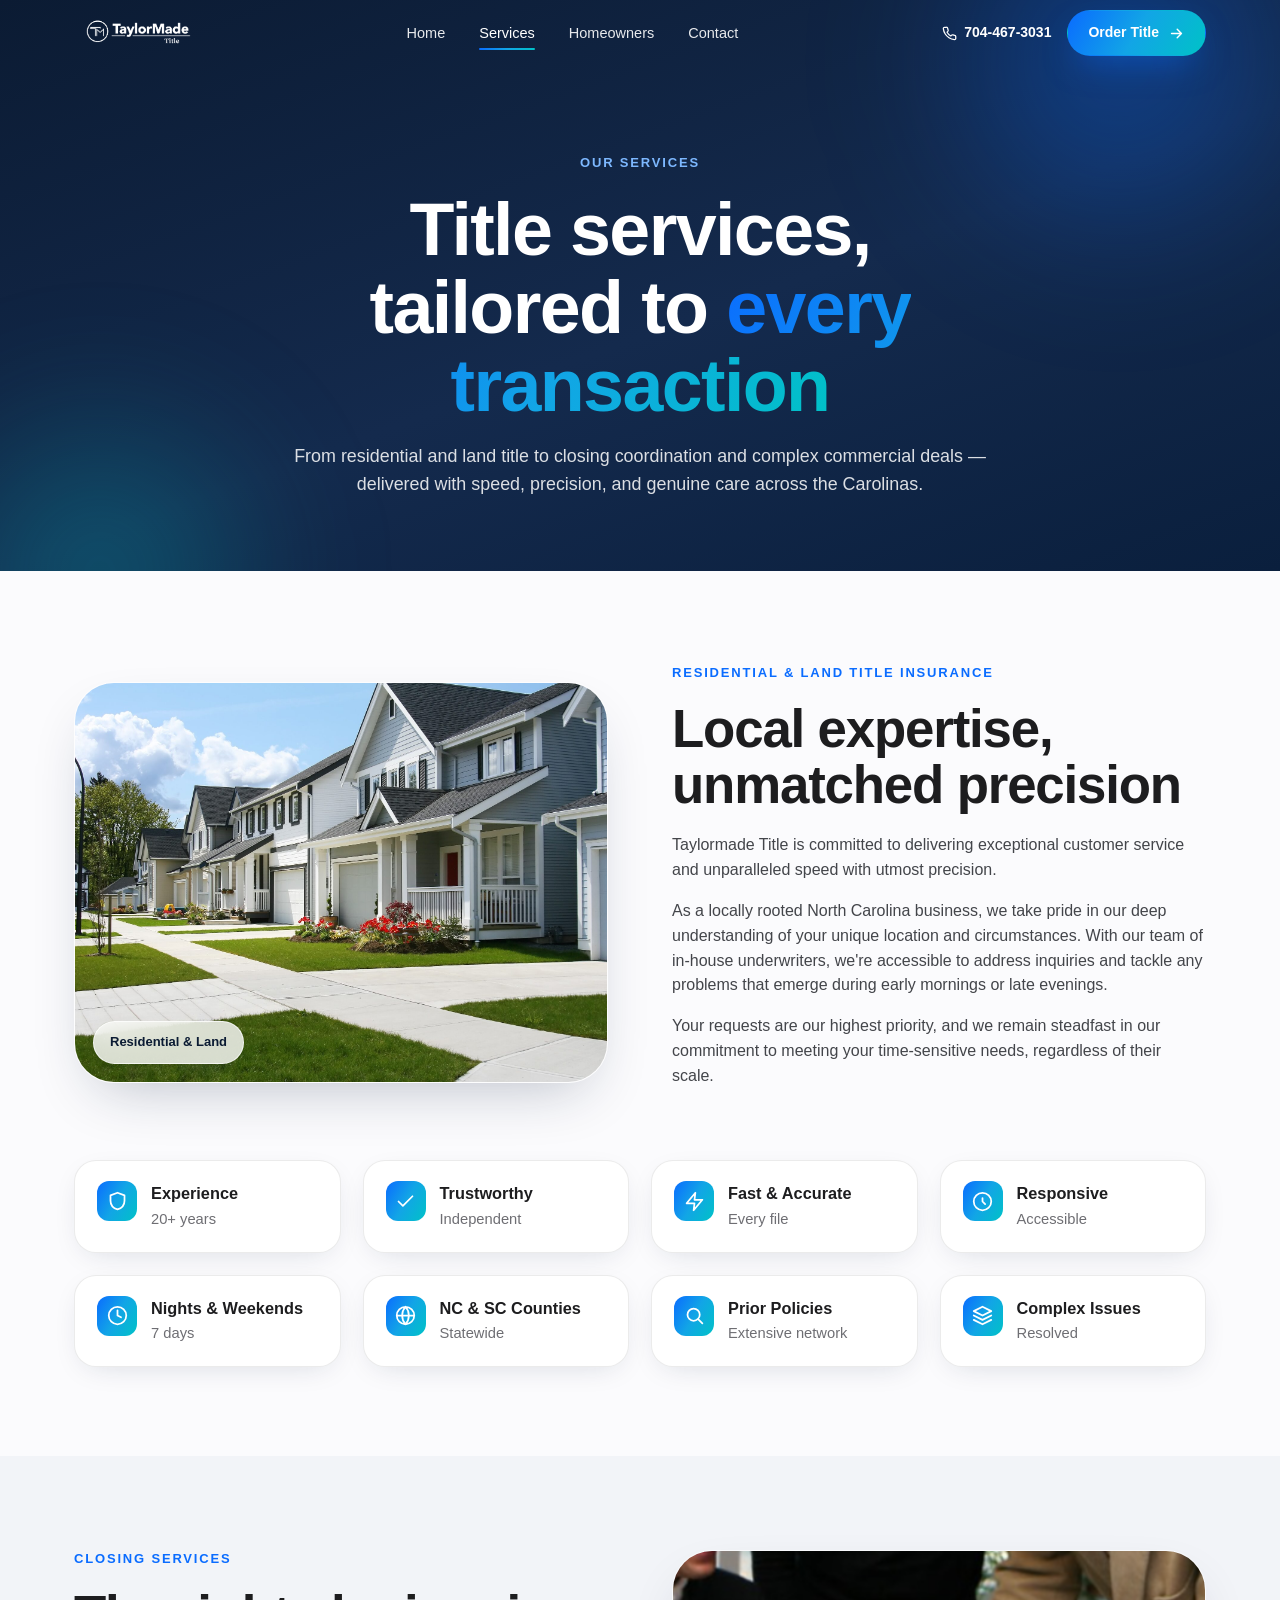
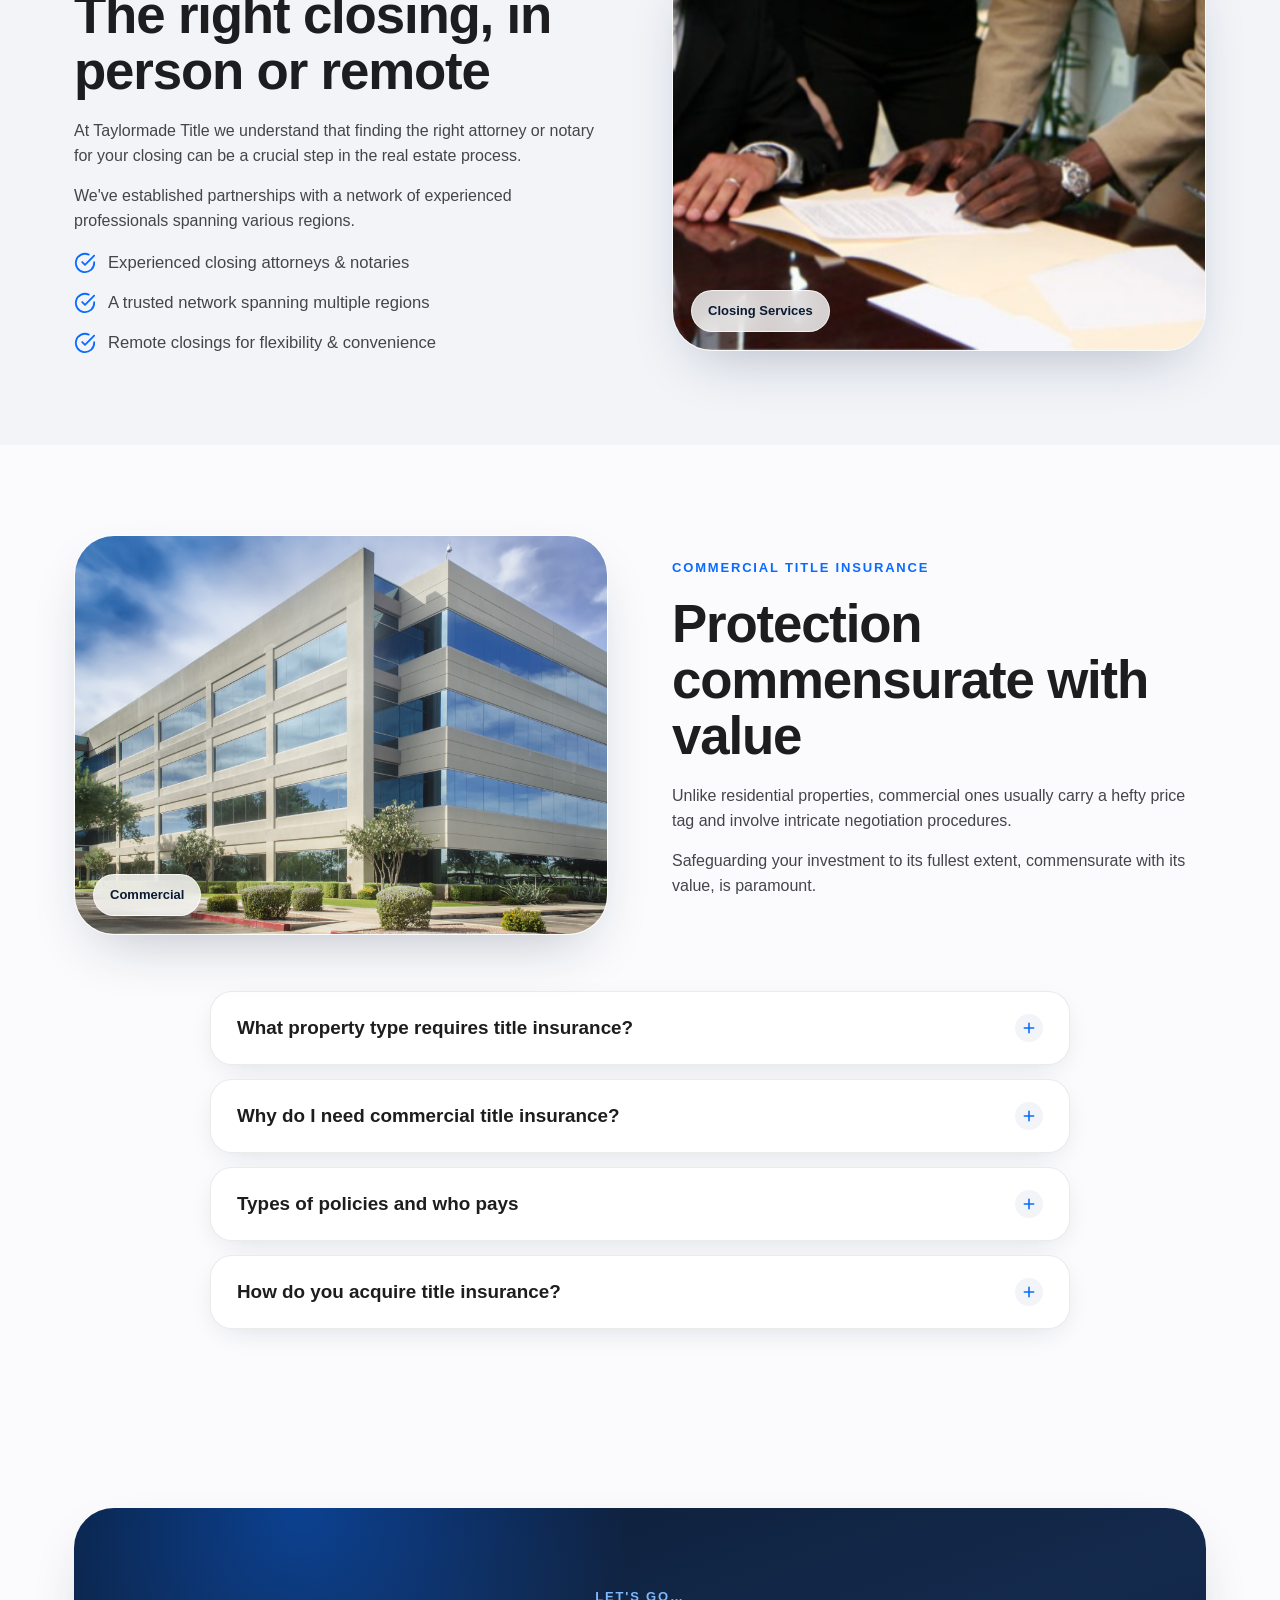
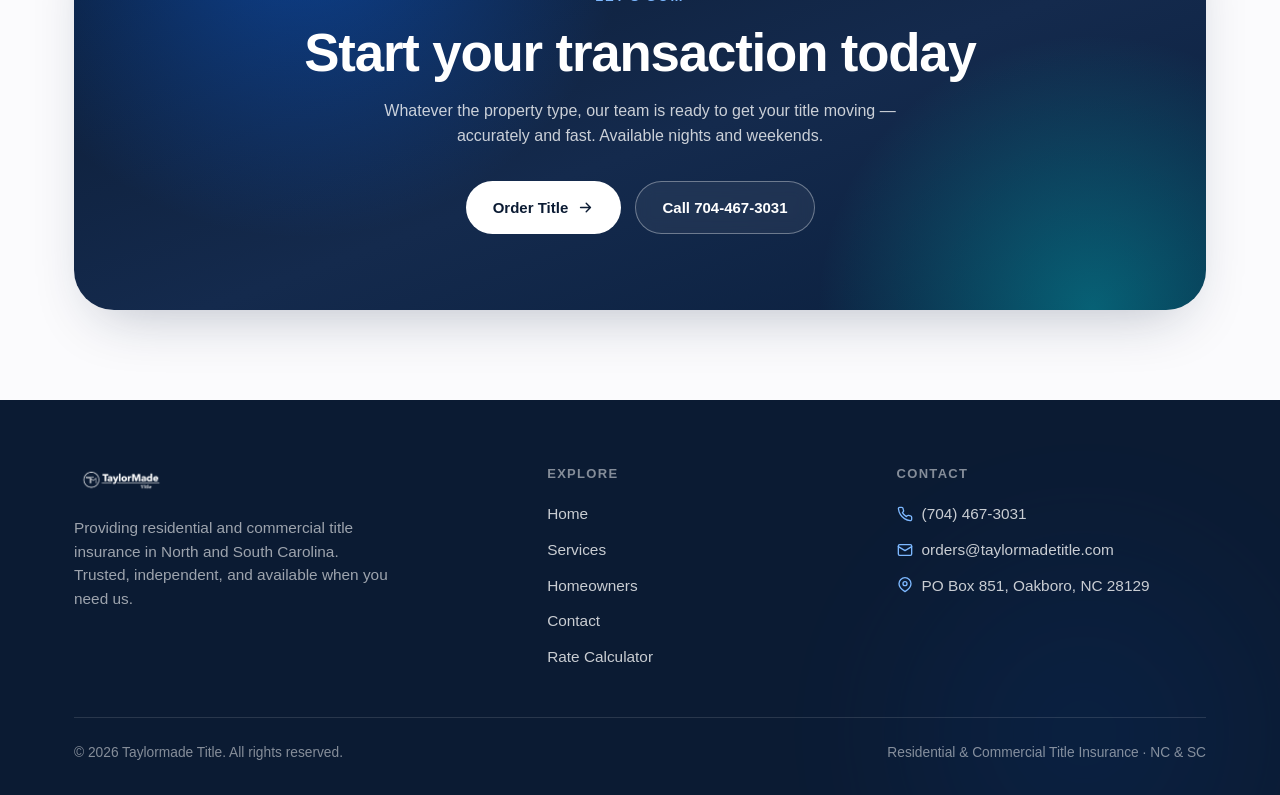
<file: services.html>
<!DOCTYPE html>
<html lang="en">
<head>
<meta charset="UTF-8" />
<meta name="viewport" content="width=device-width, initial-scale=1.0" />
<title>Services — Taylormade Title | Residential, Closing &amp; Commercial Title</title>
<meta name="description" content="Residential and land title insurance, closing services, and commercial title insurance across North and South Carolina — backed by 20+ years of experience." />
<link rel="icon" href="assets/img/logo.png" />
<link rel="stylesheet" href="assets/css/style.css" />
</head>
<body>

<!-- NAV -->
<header class="nav">
  <div class="nav__inner">
    <a href="index.html" class="nav__logo" aria-label="Taylormade Title home">
      <img class="logo-dark" src="assets/img/logo-trans.png" alt="Taylormade Title" />
      <img class="logo-light" src="assets/img/logo-white.png" alt="Taylormade Title" />
    </a>
    <nav class="nav__links">
      <a href="index.html">Home</a>
      <a href="services.html" class="active">Services</a>
      <a href="homeowners.html">Homeowners</a>
      <a href="contact.html">Contact</a>
    </nav>
    <div class="nav__cta">
      <a href="tel:7044673031" class="nav__phone">
        <svg viewBox="0 0 24 24" fill="none" stroke="currentColor" stroke-width="2" stroke-linecap="round" stroke-linejoin="round"><path d="M22 16.92v3a2 2 0 0 1-2.18 2 19.79 19.79 0 0 1-8.63-3.07 19.5 19.5 0 0 1-6-6 19.79 19.79 0 0 1-3.07-8.67A2 2 0 0 1 4.11 2h3a2 2 0 0 1 2 1.72 12.84 12.84 0 0 0 .7 2.81 2 2 0 0 1-.45 2.11L8.09 9.91a16 16 0 0 0 6 6l1.27-1.27a2 2 0 0 1 2.11-.45 12.84 12.84 0 0 0 2.81.7A2 2 0 0 1 22 16.92z"/></svg>
        704-467-3031
      </a>
      <a href="mailto:orders@taylormadetitle.com?subject=New Title Request Taylormade Title" class="btn btn--primary btn--sm">
        Order Title
        <svg viewBox="0 0 24 24" fill="none" stroke="currentColor" stroke-width="2" stroke-linecap="round" stroke-linejoin="round"><path d="M5 12h14M13 6l6 6-6 6"/></svg>
      </a>
      <button class="nav__burger" aria-label="Menu"><span></span><span></span><span></span></button>
    </div>
  </div>
</header>

<div class="mobile-menu">
  <a href="index.html">Home</a>
  <a href="services.html">Services</a>
  <a href="homeowners.html">Homeowners</a>
  <a href="contact.html">Contact</a>
  <a href="tel:7044673031">Call 704-467-3031</a>
  <a href="mailto:orders@taylormadetitle.com?subject=New Title Request Taylormade Title" class="btn btn--primary">Order Title</a>
</div>

<!-- PAGE HERO -->
<section class="subhero">
  <div class="wrap">
    <div class="section-head" data-reveal>
      <span class="eyebrow">Our services</span>
      <h1>Title services, tailored to <span class="text-grad">every transaction</span></h1>
      <p>From residential and land title to closing coordination and complex commercial deals — delivered with speed, precision, and genuine care across the Carolinas.</p>
    </div>
  </div>
</section>

<!-- RESIDENTIAL -->
<section class="section section--tight">
  <div class="wrap">
    <div class="split">
      <div class="split__media" data-reveal>
        <img src="assets/img/residential.jpg" alt="Residential neighborhood homes" />
        <span class="badge-pill">Residential &amp; Land</span>
      </div>
      <div class="split__body d1" data-reveal>
        <span class="eyebrow">Residential &amp; Land Title Insurance</span>
        <h2>Local expertise, unmatched precision</h2>
        <p>Taylormade Title is committed to delivering exceptional customer service and unparalleled speed with utmost precision.</p>
        <p>As a locally rooted North Carolina business, we take pride in our deep understanding of your unique location and circumstances. With our team of in-house underwriters, we're accessible to address inquiries and tackle any problems that emerge during early mornings or late evenings.</p>
        <p>Your requests are our highest priority, and we remain steadfast in our commitment to meeting your time-sensitive needs, regardless of their scale.</p>
      </div>
    </div>

    <div class="grid grid-4" style="margin-top:56px;">
      <div class="feature" data-reveal><div class="feature__ico"><svg viewBox="0 0 24 24" fill="none" stroke="currentColor" stroke-width="2" stroke-linecap="round" stroke-linejoin="round"><path d="M12 2 4 5v6c0 5 3.4 8.6 8 10 4.6-1.4 8-5 8-10V5l-8-3z"/></svg></div><div><b>Experience</b><span>20+ years</span></div></div>
      <div class="feature d1" data-reveal><div class="feature__ico"><svg viewBox="0 0 24 24" fill="none" stroke="currentColor" stroke-width="2" stroke-linecap="round" stroke-linejoin="round"><path d="M20 6 9 17l-5-5"/></svg></div><div><b>Trustworthy</b><span>Independent</span></div></div>
      <div class="feature d2" data-reveal><div class="feature__ico"><svg viewBox="0 0 24 24" fill="none" stroke="currentColor" stroke-width="2" stroke-linecap="round" stroke-linejoin="round"><path d="M13 2 3 14h9l-1 8 10-12h-9l1-8z"/></svg></div><div><b>Fast &amp; Accurate</b><span>Every file</span></div></div>
      <div class="feature d3" data-reveal><div class="feature__ico"><svg viewBox="0 0 24 24" fill="none" stroke="currentColor" stroke-width="2" stroke-linecap="round" stroke-linejoin="round"><path d="M12 8v4l3 3M12 22a10 10 0 1 0 0-20 10 10 0 0 0 0 20z"/></svg></div><div><b>Responsive</b><span>Accessible</span></div></div>
      <div class="feature" data-reveal><div class="feature__ico"><svg viewBox="0 0 24 24" fill="none" stroke="currentColor" stroke-width="2" stroke-linecap="round" stroke-linejoin="round"><path d="M12 2a10 10 0 1 0 0 20 10 10 0 0 0 0-20zM12 6v6l4 2"/></svg></div><div><b>Nights &amp; Weekends</b><span>7 days</span></div></div>
      <div class="feature d1" data-reveal><div class="feature__ico"><svg viewBox="0 0 24 24" fill="none" stroke="currentColor" stroke-width="2" stroke-linecap="round" stroke-linejoin="round"><path d="M12 2a10 10 0 1 0 0 20 10 10 0 0 0 0-20zM2 12h20M12 2a15 15 0 0 1 0 20 15 15 0 0 1 0-20z"/></svg></div><div><b>NC &amp; SC Counties</b><span>Statewide</span></div></div>
      <div class="feature d2" data-reveal><div class="feature__ico"><svg viewBox="0 0 24 24" fill="none" stroke="currentColor" stroke-width="2" stroke-linecap="round" stroke-linejoin="round"><circle cx="11" cy="11" r="7"/><path d="m21 21-4.3-4.3"/></svg></div><div><b>Prior Policies</b><span>Extensive network</span></div></div>
      <div class="feature d3" data-reveal><div class="feature__ico"><svg viewBox="0 0 24 24" fill="none" stroke="currentColor" stroke-width="2" stroke-linecap="round" stroke-linejoin="round"><path d="M12 2 2 7l10 5 10-5-10-5zM2 17l10 5 10-5M2 12l10 5 10-5"/></svg></div><div><b>Complex Issues</b><span>Resolved</span></div></div>
    </div>
  </div>
</section>

<!-- CLOSING SERVICES -->
<section class="section section--tight" style="background:var(--bg-2);">
  <div class="wrap">
    <div class="split split--rev">
      <div class="split__media" data-reveal>
        <img src="assets/img/closing.png" alt="Signing a closing contract" />
        <span class="badge-pill">Closing Services</span>
      </div>
      <div class="split__body d1" data-reveal>
        <span class="eyebrow">Closing Services</span>
        <h2>The right closing, in person or remote</h2>
        <p>At Taylormade Title we understand that finding the right attorney or notary for your closing can be a crucial step in the real estate process.</p>
        <p>We've established partnerships with a network of experienced professionals spanning various regions.</p>
        <ul class="checklist">
          <li><svg viewBox="0 0 24 24" fill="none" stroke="currentColor" stroke-width="2" stroke-linecap="round" stroke-linejoin="round"><path d="M22 11.08V12a10 10 0 1 1-5.93-9.14"/><path d="M22 4 12 14.01l-3-3"/></svg>Experienced closing attorneys &amp; notaries</li>
          <li><svg viewBox="0 0 24 24" fill="none" stroke="currentColor" stroke-width="2" stroke-linecap="round" stroke-linejoin="round"><path d="M22 11.08V12a10 10 0 1 1-5.93-9.14"/><path d="M22 4 12 14.01l-3-3"/></svg>A trusted network spanning multiple regions</li>
          <li><svg viewBox="0 0 24 24" fill="none" stroke="currentColor" stroke-width="2" stroke-linecap="round" stroke-linejoin="round"><path d="M22 11.08V12a10 10 0 1 1-5.93-9.14"/><path d="M22 4 12 14.01l-3-3"/></svg>Remote closings for flexibility &amp; convenience</li>
        </ul>
      </div>
    </div>
  </div>
</section>

<!-- COMMERCIAL -->
<section class="section section--tight">
  <div class="wrap">
    <div class="split">
      <div class="split__media" data-reveal>
        <img src="assets/img/commercial.jpg" alt="Modern commercial building" />
        <span class="badge-pill">Commercial</span>
      </div>
      <div class="split__body d1" data-reveal>
        <span class="eyebrow">Commercial Title Insurance</span>
        <h2>Protection commensurate with value</h2>
        <p>Unlike residential properties, commercial ones usually carry a hefty price tag and involve intricate negotiation procedures.</p>
        <p>Safeguarding your investment to its fullest extent, commensurate with its value, is paramount.</p>
      </div>
    </div>

    <div class="accordion" style="margin-top:56px;">
      <div class="acc" data-reveal>
        <button class="acc__q">What property type requires title insurance?<span class="ico"><svg viewBox="0 0 24 24" fill="none" stroke="currentColor" stroke-width="2.4" stroke-linecap="round"><path d="M12 5v14M5 12h14"/></svg></span></button>
        <div class="acc__a"><div class="acc__a-inner"><p>Although title insurance is common across all real estate transactions, its significance escalates in commercial real estate dealings due to the typically elevated purchase prices and intricate purchase agreements involved.</p></div></div>
      </div>
      <div class="acc" data-reveal>
        <button class="acc__q">Why do I need commercial title insurance?<span class="ico"><svg viewBox="0 0 24 24" fill="none" stroke="currentColor" stroke-width="2.4" stroke-linecap="round"><path d="M12 5v14M5 12h14"/></svg></span></button>
        <div class="acc__a"><div class="acc__a-inner"><p>Commercial title insurance safeguards the investor in case any complications arise concerning the property's title. These issues can stem from sources such as negligence, clerical errors, or even fraud.</p><p>In the absence of a title insurance policy, the property investor risks losing their investment.</p></div></div>
      </div>
      <div class="acc" data-reveal>
        <button class="acc__q">Types of policies and who pays<span class="ico"><svg viewBox="0 0 24 24" fill="none" stroke="currentColor" stroke-width="2.4" stroke-linecap="round"><path d="M12 5v14M5 12h14"/></svg></span></button>
        <div class="acc__a"><div class="acc__a-inner"><p>There are two types of title insurance: the lender's policy and the owner's policy. If the buyer is utilizing a lender, they are responsible for purchasing both policies.</p><p>The owner's policy provides coverage for as long as the individual owns the property.</p></div></div>
      </div>
      <div class="acc" data-reveal>
        <button class="acc__q">How do you acquire title insurance?<span class="ico"><svg viewBox="0 0 24 24" fill="none" stroke="currentColor" stroke-width="2.4" stroke-linecap="round"><path d="M12 5v14M5 12h14"/></svg></span></button>
        <div class="acc__a"><div class="acc__a-inner"><p>Given the complexity of commercial real estate, selecting the appropriate agency is paramount. With over 2 decades of experience, we are here to serve your needs.</p></div></div>
      </div>
    </div>
  </div>
</section>

<!-- CTA -->
<section class="section section--tight">
  <div class="wrap">
    <div class="cta-card" data-reveal>
      <span class="eyebrow eyebrow--light">Let's go…</span>
      <h2>Start your transaction today</h2>
      <p>Whatever the property type, our team is ready to get your title moving — accurately and fast. Available nights and weekends.</p>
      <div class="cta-actions">
        <a href="mailto:orders@taylormadetitle.com?subject=New Title Request Taylormade Title" class="btn btn--light">
          Order Title
          <svg viewBox="0 0 24 24" fill="none" stroke="currentColor" stroke-width="2" stroke-linecap="round" stroke-linejoin="round"><path d="M5 12h14M13 6l6 6-6 6"/></svg>
        </a>
        <a href="tel:7044673031" class="btn btn--outline-light">Call 704-467-3031</a>
      </div>
    </div>
  </div>
</section>

<!-- FOOTER -->
<footer class="footer">
  <div class="blob blob--a" style="bottom:-50%;right:-5%;opacity:.18;"></div>
  <div class="wrap">
    <div class="footer__grid">
      <div>
        <div class="footer__logo"><img src="assets/img/logo-white.png" alt="Taylormade Title" /></div>
        <p>Providing residential and commercial title insurance in North and South Carolina. Trusted, independent, and available when you need us.</p>
      </div>
      <div>
        <h4>Explore</h4>
        <div class="footer__links">
          <a href="index.html">Home</a>
          <a href="services.html">Services</a>
          <a href="homeowners.html">Homeowners</a>
          <a href="contact.html">Contact</a>
          <a href="https://rates.wfgnationaltitle.com/" target="_blank" rel="noopener">Rate Calculator</a>
        </div>
      </div>
      <div>
        <h4>Contact</h4>
        <div class="footer__contact">
          <a href="tel:7044673031"><svg viewBox="0 0 24 24" fill="none" stroke="currentColor" stroke-width="2" stroke-linecap="round" stroke-linejoin="round"><path d="M22 16.92v3a2 2 0 0 1-2.18 2 19.79 19.79 0 0 1-8.63-3.07 19.5 19.5 0 0 1-6-6 19.79 19.79 0 0 1-3.07-8.67A2 2 0 0 1 4.11 2h3a2 2 0 0 1 2 1.72 12.84 12.84 0 0 0 .7 2.81 2 2 0 0 1-.45 2.11L8.09 9.91a16 16 0 0 0 6 6l1.27-1.27a2 2 0 0 1 2.11-.45 12.84 12.84 0 0 0 2.81.7A2 2 0 0 1 22 16.92z"/></svg>(704) 467-3031</a>
          <a href="mailto:orders@taylormadetitle.com"><svg viewBox="0 0 24 24" fill="none" stroke="currentColor" stroke-width="2" stroke-linecap="round" stroke-linejoin="round"><rect x="2" y="4" width="20" height="16" rx="2"/><path d="m22 7-10 6L2 7"/></svg>orders@taylormadetitle.com</a>
          <span><svg viewBox="0 0 24 24" fill="none" stroke="currentColor" stroke-width="2" stroke-linecap="round" stroke-linejoin="round"><path d="M21 10c0 6-9 12-9 12s-9-6-9-12a9 9 0 0 1 18 0z"/><circle cx="12" cy="10" r="3"/></svg>PO Box 851, Oakboro, NC 28129</span>
        </div>
      </div>
    </div>
    <div class="footer__bottom">
      <span>© <span id="year">2026</span> Taylormade Title. All rights reserved.</span>
      <span>Residential &amp; Commercial Title Insurance · NC &amp; SC</span>
    </div>
  </div>
</footer>

<script src="assets/js/main.js"></script>
</body>
</html>
</file>
<file: assets/css/style.css>
/* =========================================================
   Taylormade Title — Design System
   Apple-inspired · floating glass cards · soft motion
   ========================================================= */

:root {
  /* Palette */
  --ink:        #1d1d1f;
  --ink-soft:   #43454a;
  --muted:      #6e6e73;
  --line:       rgba(0, 0, 0, 0.08);
  --bg:         #fbfbfd;
  --bg-2:       #f2f4f8;
  --white:      #ffffff;

  --brand:      #0a6cff;
  --brand-2:    #00b3c8;
  --brand-deep: #063a8c;
  --navy:       #0b1b33;

  --grad-brand: linear-gradient(120deg, #0a6cff 0%, #12a5e6 50%, #00c2c7 100%);
  --grad-ink:   linear-gradient(160deg, #0b1b33 0%, #142a4d 55%, #0a1f3d 100%);

  /* Glass */
  --glass-bg:     rgba(255, 255, 255, 0.65);
  --glass-brd:    rgba(255, 255, 255, 0.7);
  --glass-shadow: 0 20px 50px -20px rgba(16, 32, 64, 0.28);

  /* Radius & motion */
  --r-sm: 14px;
  --r:    22px;
  --r-lg: 30px;
  --r-xl: 40px;
  --ease: cubic-bezier(0.22, 1, 0.36, 1);
  --shadow-card: 0 24px 60px -24px rgba(16, 32, 64, 0.30);
  --shadow-soft: 0 8px 30px -12px rgba(16, 32, 64, 0.18);

  --maxw: 1180px;
  --nav-h: 66px;
}

/* ---------- Reset ---------- */
* { margin: 0; padding: 0; box-sizing: border-box; }
html { scroll-behavior: smooth; -webkit-text-size-adjust: 100%; }
body {
  font-family: -apple-system, BlinkMacSystemFont, "SF Pro Display", "Segoe UI",
               Roboto, Helvetica, Arial, sans-serif;
  color: var(--ink);
  background: var(--bg);
  line-height: 1.55;
  -webkit-font-smoothing: antialiased;
  text-rendering: optimizeLegibility;
  overflow-x: hidden;
}
img { display: block; max-width: 100%; }
a { color: inherit; text-decoration: none; }
button { font-family: inherit; cursor: pointer; }

/* ---------- Layout ---------- */
.wrap { width: 100%; max-width: var(--maxw); margin: 0 auto; padding: 0 24px; }
.section { position: relative; padding: clamp(70px, 10vw, 130px) 0; }
.section--tight { padding: clamp(48px, 7vw, 90px) 0; }

.eyebrow {
  display: inline-block;
  font-size: 13px; font-weight: 600; letter-spacing: 0.14em;
  text-transform: uppercase;
  color: var(--brand);
  margin-bottom: 18px;
}
.eyebrow--light { color: #7db8ff; }

h1, h2, h3 { letter-spacing: -0.022em; line-height: 1.06; font-weight: 700; }
h1 { font-size: clamp(2.5rem, 6vw, 4.6rem); }
h2 { font-size: clamp(2rem, 4.4vw, 3.3rem); }
h3 { font-size: clamp(1.25rem, 2.2vw, 1.6rem); letter-spacing: -0.01em; }
p  { color: var(--ink-soft); font-size: clamp(1rem, 1.2vw, 1.12rem); }

.lead { font-size: clamp(1.1rem, 1.5vw, 1.3rem); color: var(--ink-soft); }
.section-head { max-width: 720px; margin: 0 auto clamp(40px, 6vw, 68px); text-align: center; }
.section-head p { margin-top: 18px; font-size: clamp(1.05rem, 1.4vw, 1.22rem); }
.text-grad {
  background: var(--grad-brand);
  -webkit-background-clip: text; background-clip: text;
  -webkit-text-fill-color: transparent; color: transparent;
}

/* ---------- Buttons ---------- */
.btn {
  display: inline-flex; align-items: center; gap: 9px;
  padding: 14px 26px; border-radius: 999px;
  font-size: 15px; font-weight: 600; border: 1px solid transparent;
  transition: transform .35s var(--ease), box-shadow .35s var(--ease),
              background .3s var(--ease), color .3s var(--ease);
  white-space: nowrap;
}
.btn svg { width: 17px; height: 17px; transition: transform .35s var(--ease); }
.btn:hover svg { transform: translateX(3px); }
.btn--primary {
  color: #fff; background: var(--grad-brand);
  box-shadow: 0 14px 34px -12px rgba(10, 108, 255, 0.6);
}
.btn--primary:hover { transform: translateY(-3px); box-shadow: 0 22px 44px -14px rgba(10, 108, 255, 0.7); }
.btn--ghost { color: var(--ink); background: rgba(255,255,255,0.6); border-color: var(--line); backdrop-filter: blur(8px); }
.btn--ghost:hover { transform: translateY(-3px); box-shadow: var(--shadow-soft); }
.btn--light { color: var(--navy); background: #fff; }
.btn--light:hover { transform: translateY(-3px); box-shadow: 0 20px 40px -14px rgba(0,0,0,0.4); }
.btn--outline-light { color: #fff; border-color: rgba(255,255,255,0.35); background: rgba(255,255,255,0.06); backdrop-filter: blur(8px); }
.btn--outline-light:hover { transform: translateY(-3px); background: rgba(255,255,255,0.14); }
.btn--sm { padding: 11px 20px; font-size: 14px; }

/* ---------- Navbar ---------- */
.nav {
  position: fixed; top: 0; left: 0; right: 0; z-index: 100;
  height: var(--nav-h);
  display: flex; align-items: center;
  transition: background .4s var(--ease), box-shadow .4s var(--ease), backdrop-filter .4s var(--ease);
}
.nav__inner {
  width: 100%; max-width: var(--maxw); margin: 0 auto; padding: 0 24px;
  display: flex; align-items: center; justify-content: space-between; gap: 18px;
}
.nav.scrolled {
  background: rgba(251, 251, 253, 0.78);
  backdrop-filter: saturate(180%) blur(20px);
  -webkit-backdrop-filter: saturate(180%) blur(20px);
  box-shadow: 0 1px 0 rgba(0,0,0,0.06);
}
.nav__logo { display: flex; align-items: center; }
.nav__logo img { height: 46px; width: auto; }
.nav__logo .logo-light { display: none; }
.nav__links { display: flex; align-items: center; gap: 34px; }
.nav__links a {
  font-size: 14.5px; font-weight: 500; color: var(--ink-soft);
  position: relative; transition: color .25s var(--ease);
}
.nav__links a::after {
  content: ""; position: absolute; left: 0; bottom: -6px; height: 2px; width: 0;
  background: var(--grad-brand); border-radius: 2px; transition: width .3s var(--ease);
}
.nav__links a:hover, .nav__links a.active { color: var(--ink); }
.nav__links a:hover::after, .nav__links a.active::after { width: 100%; }
.nav__cta { display: flex; align-items: center; gap: 16px; }
.nav__phone { display: inline-flex; align-items: center; gap: 7px; font-size: 14px; font-weight: 600; color: var(--ink); }
.nav__phone svg { width: 15px; height: 15px; color: var(--brand); }
.nav__burger {
  display: none; width: 42px; height: 42px; border-radius: 12px;
  background: rgba(255,255,255,0.6); border: 1px solid var(--line);
  flex-direction: column; align-items: center; justify-content: center; gap: 5px;
}
.nav__burger span { width: 18px; height: 2px; background: var(--ink); border-radius: 2px; transition: .3s var(--ease); }
.nav.open .nav__burger span:nth-child(1) { transform: translateY(7px) rotate(45deg); }
.nav.open .nav__burger span:nth-child(2) { opacity: 0; }
.nav.open .nav__burger span:nth-child(3) { transform: translateY(-7px) rotate(-45deg); }

/* Mobile menu */
.mobile-menu {
  position: fixed; inset: var(--nav-h) 0 auto 0; z-index: 99;
  background: rgba(251,251,253,0.96); backdrop-filter: blur(24px);
  padding: 24px; display: flex; flex-direction: column; gap: 4px;
  transform: translateY(-140%); transition: transform .5s var(--ease);
  box-shadow: var(--shadow-soft); border-bottom: 1px solid var(--line);
}
.mobile-menu.open { transform: translateY(0); }
.mobile-menu a { padding: 14px 8px; font-size: 18px; font-weight: 500; border-bottom: 1px solid var(--line); }
.mobile-menu .btn { margin-top: 16px; justify-content: center; }

/* ---------- Backdrop blobs ---------- */
.blob { position: absolute; border-radius: 50%; filter: blur(70px); opacity: 0.5; z-index: 0; pointer-events: none; }
.blob--a { width: 520px; height: 520px; background: radial-gradient(circle, rgba(10,108,255,0.5), transparent 70%); }
.blob--b { width: 460px; height: 460px; background: radial-gradient(circle, rgba(0,194,199,0.42), transparent 70%); }
.blob--c { width: 400px; height: 400px; background: radial-gradient(circle, rgba(125,184,255,0.4), transparent 70%); }

/* ---------- HERO ---------- */
.hero { position: relative; padding-top: calc(var(--nav-h) + clamp(48px, 8vw, 96px)); padding-bottom: clamp(60px, 9vw, 110px); overflow: hidden; }
.hero__grid { display: grid; grid-template-columns: 1.05fr 0.95fr; gap: clamp(32px, 5vw, 70px); align-items: center; position: relative; z-index: 2; }
.hero__badge {
  display: inline-flex; align-items: center; gap: 8px; padding: 8px 15px; margin-bottom: 26px;
  background: rgba(255,255,255,0.7); border: 1px solid var(--glass-brd); border-radius: 999px;
  font-size: 13px; font-weight: 600; color: var(--ink-soft); box-shadow: var(--shadow-soft);
  backdrop-filter: blur(10px);
}
.hero__badge .dot { width: 8px; height: 8px; border-radius: 50%; background: #2ec36b; box-shadow: 0 0 0 4px rgba(46,195,107,0.2); }
.hero h1 { margin-bottom: 22px; }
.hero__sub { font-size: clamp(1.08rem, 1.5vw, 1.28rem); color: var(--ink-soft); max-width: 540px; margin-bottom: 34px; }
.hero__actions { display: flex; flex-wrap: wrap; gap: 14px; align-items: center; }
.hero__meta { margin-top: 34px; display: flex; gap: 30px; flex-wrap: wrap; }
.hero__meta .stat b { display: block; font-size: 1.9rem; font-weight: 700; letter-spacing: -0.02em; }
.hero__meta .stat span { font-size: 13.5px; color: var(--muted); }

/* Hero visual — floating stacked cards */
.hero__visual { position: relative; height: clamp(360px, 42vw, 520px); }
.hero__img-card {
  position: absolute; inset: 6% 0 6% 4%; border-radius: var(--r-xl); overflow: hidden;
  box-shadow: var(--shadow-card); border: 1px solid rgba(255,255,255,0.6);
  will-change: transform;
}
.hero__img-card img { width: 100%; height: 100%; object-fit: cover; }
.float-card {
  position: absolute; background: var(--glass-bg); backdrop-filter: blur(18px) saturate(160%);
  -webkit-backdrop-filter: blur(18px) saturate(160%);
  border: 1px solid var(--glass-brd); border-radius: var(--r);
  box-shadow: var(--glass-shadow); padding: 16px 18px; z-index: 3; will-change: transform;
}
.float-card .fc-title { font-size: 13px; font-weight: 700; color: var(--ink); }
.float-card .fc-sub { font-size: 12px; color: var(--muted); }
.float-card .fc-ico {
  width: 38px; height: 38px; border-radius: 12px; display: grid; place-items: center;
  background: var(--grad-brand); color: #fff; margin-bottom: 10px;
}
.float-card .fc-ico svg { width: 20px; height: 20px; }
.fc-1 { top: 6%; left: -6%; }
.fc-2 { bottom: 8%; right: -5%; }
.fc-3 { bottom: 32%; left: -9%; display: flex; align-items: center; gap: 10px; padding: 12px 16px; }
.fc-3 .pulse { width: 34px; height: 34px; border-radius: 50%; background: rgba(46,195,107,0.15); display: grid; place-items: center; }
.fc-3 .pulse i { width: 10px; height: 10px; border-radius: 50%; background: #2ec36b; }

@media (hover: hover) {
  .hero:hover .fc-1 { transform: translateY(-8px); }
  .hero:hover .fc-2 { transform: translateY(8px); }
}

/* Floating animation */
@keyframes floaty { 0%,100% { transform: translateY(0); } 50% { transform: translateY(-12px); } }
.anim-float { animation: floaty 6s ease-in-out infinite; }
.anim-float.delay { animation-delay: -3s; }

/* ---------- Card grids ---------- */
.grid { display: grid; gap: 22px; }
.grid-2 { grid-template-columns: repeat(2, 1fr); }
.grid-3 { grid-template-columns: repeat(3, 1fr); }
.grid-4 { grid-template-columns: repeat(4, 1fr); }

.card {
  position: relative; background: var(--white); border: 1px solid var(--line);
  border-radius: var(--r-lg); padding: 32px; box-shadow: var(--shadow-soft);
  transition: transform .5s var(--ease), box-shadow .5s var(--ease), border-color .5s var(--ease);
  overflow: hidden; z-index: 1;
}
.card::before {
  content: ""; position: absolute; inset: 0; border-radius: inherit; padding: 1px;
  background: var(--grad-brand); -webkit-mask: linear-gradient(#fff 0 0) content-box, linear-gradient(#fff 0 0);
  -webkit-mask-composite: xor; mask-composite: exclude; opacity: 0; transition: opacity .5s var(--ease);
}
.card:hover { transform: translateY(-8px); box-shadow: var(--shadow-card); }
.card:hover::before { opacity: 1; }
.card__ico {
  width: 54px; height: 54px; border-radius: 16px; display: grid; place-items: center;
  background: linear-gradient(135deg, rgba(10,108,255,0.12), rgba(0,194,199,0.12));
  color: var(--brand); margin-bottom: 22px;
}
.card__ico svg { width: 26px; height: 26px; }
.card h3 { margin-bottom: 10px; }
.card p { font-size: 1rem; }

/* Feature (why-choose) chips */
.feature {
  display: flex; align-items: flex-start; gap: 14px; padding: 20px 22px;
  background: var(--white); border: 1px solid var(--line); border-radius: var(--r);
  box-shadow: var(--shadow-soft); transition: transform .45s var(--ease), box-shadow .45s var(--ease);
}
.feature:hover { transform: translateY(-6px); box-shadow: var(--shadow-card); }
.feature__ico {
  flex: 0 0 auto; width: 40px; height: 40px; border-radius: 12px; display: grid; place-items: center;
  background: var(--grad-brand); color: #fff;
}
.feature__ico svg { width: 21px; height: 21px; }
.feature b { font-size: 1.02rem; font-weight: 650; display: block; }
.feature span { font-size: 0.92rem; color: var(--muted); }

/* ---------- Split / alternating media ---------- */
.split { display: grid; grid-template-columns: 1fr 1fr; gap: clamp(34px, 5vw, 72px); align-items: center; }
.split--rev .split__media { order: 2; }
.split__media {
  position: relative; border-radius: var(--r-xl); overflow: hidden; box-shadow: var(--shadow-card);
  border: 1px solid rgba(255,255,255,0.6); aspect-ratio: 4/3;
}
.split__media img { width: 100%; height: 100%; object-fit: cover; transition: transform 1.1s var(--ease); }
.split__media:hover img { transform: scale(1.05); }
.split__body h2 { margin-bottom: 20px; }
.split__body p { margin-bottom: 16px; }
.badge-pill {
  position: absolute; bottom: 18px; left: 18px; padding: 10px 16px; border-radius: 999px;
  background: rgba(255,255,255,0.8); backdrop-filter: blur(12px); border: 1px solid var(--glass-brd);
  font-size: 13px; font-weight: 700; color: var(--navy); box-shadow: var(--shadow-soft);
}

/* Check list */
.checklist { list-style: none; display: grid; gap: 14px; margin-top: 8px; }
.checklist li { display: flex; align-items: flex-start; gap: 12px; font-size: 1.04rem; color: var(--ink-soft); }
.checklist li svg { flex: 0 0 auto; width: 22px; height: 22px; color: var(--brand); margin-top: 2px; }
.checklist--tight li { font-size: 1rem; }

/* ---------- Dark band / CTA ---------- */
.band { position: relative; overflow: hidden; background: var(--grad-ink); color: #fff; }
.band .eyebrow { color: #7db8ff; }
.band h2 { color: #fff; }
.band p { color: rgba(255,255,255,0.72); }
.band .wrap { position: relative; z-index: 2; }

.cta-card {
  position: relative; overflow: hidden; border-radius: var(--r-xl); padding: clamp(40px, 6vw, 76px);
  background: var(--grad-ink); color: #fff; text-align: center; box-shadow: var(--shadow-card);
}
.cta-card::after {
  content: ""; position: absolute; inset: 0; z-index: 0;
  background: radial-gradient(600px circle at 20% 0%, rgba(10,108,255,0.45), transparent 55%),
              radial-gradient(500px circle at 90% 100%, rgba(0,194,199,0.4), transparent 55%);
}
.cta-card > * { position: relative; z-index: 1; }
.cta-card h2 { color: #fff; margin-bottom: 18px; }
.cta-card p { color: rgba(255,255,255,0.78); max-width: 560px; margin: 0 auto 32px; }
.cta-actions { display: flex; gap: 14px; justify-content: center; flex-wrap: wrap; }

/* Partner / WFG */
.partner { text-align: center; }
.partner__logo {
  max-width: 300px; margin: 26px auto 0; padding: 26px 34px; background: #fff;
  border-radius: var(--r); border: 1px solid var(--line); box-shadow: var(--shadow-soft);
}
.partner__logo img { width: 100%; height: auto; }

/* Stat row */
.stats { display: grid; grid-template-columns: repeat(4, 1fr); gap: 22px; }
.stat-card {
  text-align: center; padding: 30px 20px; border-radius: var(--r-lg);
  background: var(--white); border: 1px solid var(--line); box-shadow: var(--shadow-soft);
  transition: transform .45s var(--ease), box-shadow .45s var(--ease);
}
.stat-card:hover { transform: translateY(-6px); box-shadow: var(--shadow-card); }
.stat-card b { font-size: clamp(2rem, 3.4vw, 2.8rem); font-weight: 700; letter-spacing: -0.03em; display: block; }
.stat-card b .text-grad { display: inline; }
.stat-card span { font-size: 14px; color: var(--muted); font-weight: 500; }

/* Accordion (FAQ / coverage) */
.accordion { max-width: 860px; margin: 0 auto; display: grid; gap: 14px; }
.acc {
  background: var(--white); border: 1px solid var(--line); border-radius: var(--r);
  box-shadow: var(--shadow-soft); overflow: hidden; transition: box-shadow .4s var(--ease);
}
.acc:hover { box-shadow: var(--shadow-card); }
.acc__q {
  width: 100%; text-align: left; padding: 22px 26px; display: flex; align-items: center;
  justify-content: space-between; gap: 18px; background: none; border: none;
  font-size: clamp(1.02rem, 1.5vw, 1.18rem); font-weight: 650; color: var(--ink);
}
.acc__q .ico { flex: 0 0 auto; width: 28px; height: 28px; border-radius: 50%; display: grid; place-items: center; background: var(--bg-2); transition: transform .4s var(--ease), background .3s; }
.acc__q .ico svg { width: 16px; height: 16px; color: var(--brand); }
.acc.open .acc__q .ico { transform: rotate(45deg); background: var(--grad-brand); }
.acc.open .acc__q .ico svg { color: #fff; }
.acc__a { max-height: 0; overflow: hidden; transition: max-height .5s var(--ease); }
.acc__a-inner { padding: 0 26px 24px; }
.acc__a-inner p { margin-bottom: 12px; }
.acc__a-inner p:last-child { margin-bottom: 0; }

/* Two-column coverage cards */
.cover-2 { display: grid; grid-template-columns: 1fr 1fr; gap: 22px; }
.cover-card { padding: 34px; border-radius: var(--r-lg); box-shadow: var(--shadow-soft); border: 1px solid var(--line); }
.cover-card--yes { background: linear-gradient(180deg, #ffffff, #f3f9ff); }
.cover-card--no  { background: linear-gradient(180deg, #ffffff, #fff5f3); }
.cover-card h3 { margin-bottom: 20px; display: flex; align-items: center; gap: 12px; }
.cover-card h3 .tag { width: 30px; height: 30px; border-radius: 9px; display: grid; place-items: center; color: #fff; }
.cover-card--yes .tag { background: #23b26a; }
.cover-card--no  .tag { background: #e06a4f; }
.cover-list { list-style: none; display: grid; gap: 11px; }
.cover-list li { display: flex; align-items: flex-start; gap: 11px; font-size: 0.98rem; color: var(--ink-soft); }
.cover-list li svg { flex: 0 0 auto; width: 19px; height: 19px; margin-top: 3px; }
.cover-card--yes li svg { color: #23b26a; }
.cover-card--no  li svg { color: #e06a4f; }

/* ---------- Footer ---------- */
.footer { background: var(--navy); color: rgba(255,255,255,0.72); padding: 64px 0 32px; position: relative; overflow: hidden; }
.footer__grid { display: grid; grid-template-columns: 1.4fr 1fr 1fr; gap: 40px; position: relative; z-index: 2; }
.footer__logo img { height: 34px; margin-bottom: 18px; }
.footer p { color: rgba(255,255,255,0.6); font-size: 0.96rem; max-width: 320px; }
.footer h4 { font-size: 13px; letter-spacing: 0.1em; text-transform: uppercase; color: rgba(255,255,255,0.5); margin-bottom: 18px; font-weight: 600; }
.footer__links { display: grid; gap: 12px; }
.footer__links a, .footer__contact a, .footer__contact span { color: rgba(255,255,255,0.78); font-size: 0.96rem; transition: color .25s; display: inline-flex; align-items: center; gap: 9px; }
.footer__links a:hover, .footer__contact a:hover { color: #fff; }
.footer__contact { display: grid; gap: 12px; }
.footer__contact svg { width: 16px; height: 16px; color: #7db8ff; flex: 0 0 auto; }
.footer__bottom {
  margin-top: 48px; padding-top: 24px; border-top: 1px solid rgba(255,255,255,0.12);
  display: flex; justify-content: space-between; gap: 16px; flex-wrap: wrap;
  font-size: 0.86rem; color: rgba(255,255,255,0.5); position: relative; z-index: 2;
}

/* ---------- Scroll reveal ---------- */
[data-reveal] { opacity: 0; transform: translateY(28px); transition: opacity .8s var(--ease), transform .8s var(--ease); }
[data-reveal].in { opacity: 1; transform: none; }
[data-reveal].d1 { transition-delay: .08s; }
[data-reveal].d2 { transition-delay: .16s; }
[data-reveal].d3 { transition-delay: .24s; }
[data-reveal].d4 { transition-delay: .32s; }
@media (prefers-reduced-motion: reduce) {
  [data-reveal] { opacity: 1 !important; transform: none !important; }
  .anim-float { animation: none; }
  html { scroll-behavior: auto; }
}

/* ---------- Responsive ---------- */
@media (max-width: 980px) {
  .hero__grid { grid-template-columns: 1fr; }
  .hero__visual { height: clamp(320px, 70vw, 460px); margin-top: 20px; }
  .split, .split--rev .split__media { grid-template-columns: 1fr; order: unset; }
  .split--rev .split__body { order: 2; }
  .grid-3, .grid-4 { grid-template-columns: repeat(2, 1fr); }
  .stats { grid-template-columns: repeat(2, 1fr); }
  .footer__grid { grid-template-columns: 1fr 1fr; }
}
@media (max-width: 720px) {
  .nav__links, .nav__phone { display: none; }
  .nav__burger { display: flex; }
  .grid-2, .grid-3, .grid-4, .cover-2 { grid-template-columns: 1fr; }
  .fc-1, .fc-3 { left: 2%; }
  .fc-2 { right: 2%; }
  .footer__grid { grid-template-columns: 1fr; }
  .hero__meta { gap: 22px; }
}

/* =========================================================
   v2 — background hero, transparent nav, subhero, contact
   ========================================================= */

/* Transparent nav over dark hero (top of every page) */
.nav:not(.scrolled) { background: transparent; box-shadow: none; }
.nav:not(.scrolled) .nav__links a { color: rgba(255,255,255,.9); }
.nav:not(.scrolled) .nav__links a:hover,
.nav:not(.scrolled) .nav__links a.active { color: #fff; }
.nav:not(.scrolled) .nav__phone { color: #fff; }
.nav:not(.scrolled) .nav__phone svg { color: #fff; }
.nav:not(.scrolled) .logo-dark { display: none; }
.nav:not(.scrolled) .logo-light { display: block; }
.nav:not(.scrolled) .nav__burger { background: rgba(255,255,255,.15); border-color: rgba(255,255,255,.4); }
.nav:not(.scrolled) .nav__burger span { background: #fff; }
.nav.scrolled .logo-light { display: none; }
.nav.scrolled .logo-dark { display: block; }

/* Home full-bleed background hero */
.hero--home { min-height: 92svh; display: flex; align-items: center; color: #fff;
  padding-top: var(--nav-h); padding-bottom: clamp(120px, 15vh, 190px); }
.hero--home .hero__bg { position: absolute; inset: 0; z-index: 0; }
.hero--home .hero__bg img { width: 100%; height: 100%; object-fit: cover; }
.hero--home .hero__bg::after { content: ""; position: absolute; inset: 0;
  background:
    linear-gradient(180deg, rgba(8,20,40,.34) 0%, rgba(8,20,40,.12) 40%, rgba(8,20,40,.66) 100%),
    linear-gradient(100deg, rgba(8,20,40,.74) 0%, rgba(8,20,40,.28) 48%, rgba(8,20,40,0) 68%); }
.hero--home .wrap { position: relative; z-index: 2; }
.hero--home .hero__content { max-width: 720px; }
.hero--home h1 { color: #fff; margin: 18px 0 22px; text-wrap: balance; }
.hero--home .hero__sub { color: rgba(255,255,255,.92); max-width: 600px; margin-bottom: 30px; }
.hero--home .hero__badge { background: rgba(255,255,255,.14); border-color: rgba(255,255,255,.3); color: #fff; }
.hero--home .btn--ghost { color: #fff; border-color: rgba(255,255,255,.4); background: rgba(255,255,255,.08); }
.hero--home .btn--ghost:hover { background: rgba(255,255,255,.18); }
.hero-badges { display: flex; flex-wrap: wrap; gap: 24px; margin-top: 32px; }
.hero-badges span { display: inline-flex; align-items: center; gap: 9px; font-size: .95rem; color: rgba(255,255,255,.92); font-weight: 500; }
.hero-badges svg { width: 20px; height: 20px; color: var(--brand-2); flex: none; }
.hero__scroll { position: absolute; left: 50%; bottom: 22px; transform: translateX(-50%); z-index: 2;
  display: flex; flex-direction: column; align-items: center; gap: 8px;
  color: rgba(255,255,255,.7); font-size: .72rem; letter-spacing: .14em; text-transform: uppercase; }
.hero__scroll .mouse { width: 22px; height: 34px; border: 2px solid rgba(255,255,255,.5); border-radius: 12px; position: relative; }
.hero__scroll .mouse::after { content: ""; position: absolute; top: 6px; left: 50%; transform: translateX(-50%);
  width: 3px; height: 6px; background: #fff; border-radius: 2px; animation: scrolldot 1.8s var(--ease) infinite; }
@keyframes scrolldot { 0% { opacity: 0; transform: translate(-50%, 0); } 40% { opacity: 1; } 80% { opacity: 0; transform: translate(-50%, 10px); } 100% { opacity: 0; } }

/* Floating stats card overlapping hero */
.stats-float { position: relative; z-index: 5; margin-top: -58px; padding-top: 0; }
@media (max-width: 720px){ .stats-float { margin-top: -30px; } }

/* Dark subhero for interior pages */
.subhero { padding-top: calc(var(--nav-h) + clamp(48px, 7vw, 84px)); padding-bottom: clamp(40px, 6vw, 72px);
  background: var(--grad-ink); color: #fff; position: relative; overflow: hidden; }
.subhero::before { content: ""; position: absolute; width: 460px; height: 460px; border-radius: 50%;
  background: radial-gradient(circle, rgba(10,108,255,.4), transparent 70%); filter: blur(60px); top: -170px; right: -70px; }
.subhero::after { content: ""; position: absolute; width: 420px; height: 420px; border-radius: 50%;
  background: radial-gradient(circle, rgba(0,194,199,.32), transparent 70%); filter: blur(60px); bottom: -210px; left: -110px; }
.subhero .wrap { position: relative; z-index: 2; }
.subhero .section-head { margin-bottom: 0; }
.subhero .eyebrow { color: #7db8ff; }
.subhero h1 { color: #fff; }
.subhero p { color: rgba(255,255,255,.85); }

/* Expanded coverage callout */
.callout { display: flex; gap: 22px; align-items: center; justify-content: space-between; flex-wrap: wrap;
  padding: 30px 34px; border-radius: var(--r-lg);
  background: linear-gradient(120deg, rgba(10,108,255,.09), rgba(0,194,199,.09)); border: 1px solid var(--line); box-shadow: var(--shadow-soft); }
.callout__t h3 { margin-bottom: 8px; }
.callout__t p { font-size: 1rem; max-width: 640px; margin: 0; }
.callout .btn { flex: none; }

/* Contact page */
.contact-grid { display: grid; grid-template-columns: 1fr 1fr; gap: 30px; align-items: start; }
.contact-cards { display: grid; gap: 18px; }
.contact-card { display: flex; gap: 16px; align-items: flex-start; padding: 24px;
  background: var(--white); border: 1px solid var(--line); border-radius: var(--r); box-shadow: var(--shadow-soft);
  transition: transform .4s var(--ease), box-shadow .4s var(--ease); }
.contact-card:hover { transform: translateY(-5px); box-shadow: var(--shadow-card); }
.contact-card .ci { flex: 0 0 auto; width: 48px; height: 48px; border-radius: 14px; display: grid; place-items: center; background: var(--grad-brand); color: #fff; }
.contact-card .ci svg { width: 22px; height: 22px; }
.contact-card h3 { font-size: 1.05rem; margin-bottom: 4px; }
.contact-card a, .contact-card p { color: var(--ink-soft); font-size: 1rem; }
.contact-card a:hover { color: var(--brand); }
.form-card { padding: clamp(26px, 4vw, 40px); background: var(--white); border: 1px solid var(--line); border-radius: var(--r-lg); box-shadow: var(--shadow-card); }
.form-row { display: grid; grid-template-columns: 1fr 1fr; gap: 16px; }
.field { margin-bottom: 16px; }
.field label { display: block; font-size: .85rem; font-weight: 600; color: var(--ink); margin-bottom: 7px; }
.field input, .field textarea, .field select { width: 100%; padding: 13px 15px; border: 1px solid var(--line); border-radius: 12px;
  font: inherit; font-size: .98rem; color: var(--ink); background: var(--bg); transition: border-color .25s var(--ease), box-shadow .25s var(--ease); }
.field input:focus, .field textarea:focus, .field select:focus { outline: none; border-color: var(--brand); box-shadow: 0 0 0 3px rgba(10,108,255,.15); background: #fff; }
.field textarea { resize: vertical; min-height: 130px; }
@media (max-width: 820px){ .contact-grid { grid-template-columns: 1fr; } .form-row { grid-template-columns: 1fr; } }
</file>
